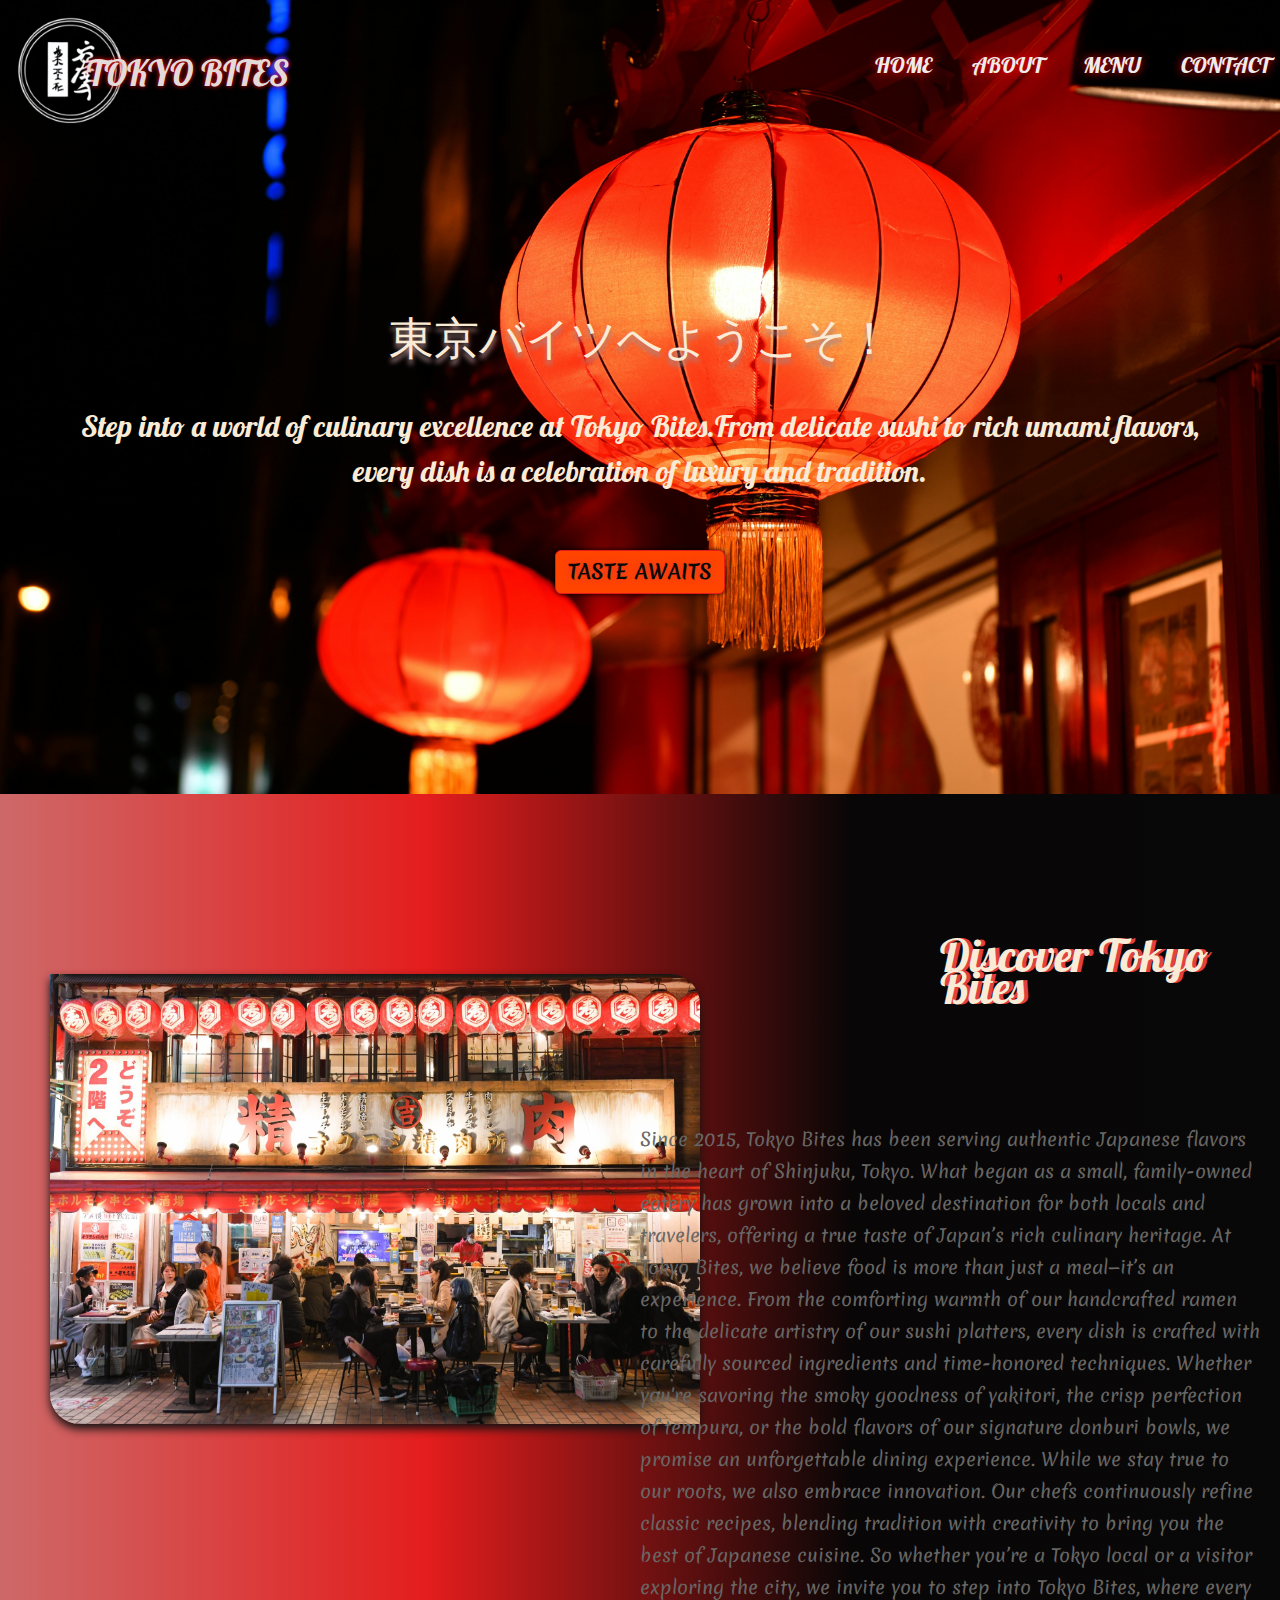
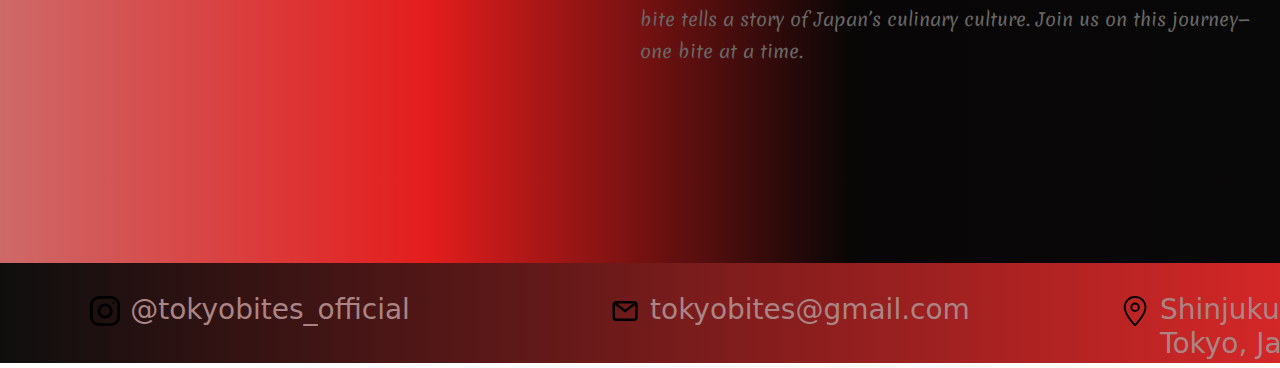
<file: index.html>
<!DOCTYPE html>
<html lang="en">

<head>
    <meta charset="UTF-8">
    <meta name="viewport" content="width=device-width, initial-scale=1.0">
    <title>Our Restaurant</title>
    <link rel="stylesheet" href="s1.css">
    <link href="https://cdn.jsdelivr.net/npm/bootstrap@5.3.3/dist/css/bootstrap.min.css" rel="stylesheet"
        integrity="sha384-QWTKZyjpPEjISv5WaRU9OFeRpok6YctnYmDr5pNlyT2bRjXh0JMhjY6hW+ALEwIH" crossorigin="anonymous">


</head>

<body>
    <header class="header">
        <img src="logo.png" class="corner" alt="mylogo">
        <h1 class="logo">TOKYO BITES</h1>
        <div class="navbar">
            <a href="">HOME</a>
            <a href="#about">ABOUT</a>
            <a href="menu.html">MENU</a>
            <a href="#contact">CONTACT</a>
        </div>
    </header>
    <div class="home">
        <h1>東京バイツへようこそ！</h1>
        <p class="second"> Step into a world of culinary excellence at Tokyo Bites.From delicate sushi to rich umami
            flavors,<br> every dish is a celebration of luxury and tradition.</p>
        <!-- <div class="btn"><a href=""><strong>TASTE AWAITS</strong></a></div> -->
        <a class="btn btn-outline-danger" href="menu.html" role="button"><strong>TASTE AWAITS</strong></a>

    </div>

    <section id="about">
        <div class="main">

            <div class="contain1">

                <img src="store2.jpeg" class="shop" alt="myshop">
            </div>
            <div class="contain2">
                <p class="fw-normal">Discover Tokyo Bites</p>
                <p>Since 2015, Tokyo Bites has been serving authentic Japanese flavors in the heart of Shinjuku, Tokyo.

                    What began as a small, family-owned eatery has grown into a beloved destination for both locals and
                    travelers, offering a true taste of Japan’s rich culinary heritage.

                    At Tokyo Bites, we believe food is more than just a meal—it’s an experience. From the comforting
                    warmth of our handcrafted ramen to the delicate artistry of our sushi platters, every dish is
                    crafted with carefully sourced ingredients and time-honored techniques. Whether you're savoring the
                    smoky goodness of yakitori, the crisp perfection of tempura, or the bold flavors of our signature
                    donburi bowls, we promise an unforgettable dining experience.

                    While we stay true to our roots, we also embrace innovation. Our chefs continuously refine classic
                    recipes, blending tradition with creativity to bring you the best of Japanese cuisine.

                    So whether you’re a Tokyo local or a visitor exploring the city, we invite you to step into Tokyo
                    Bites, where every bite tells a story of Japan’s culinary culture.

                    Join us on this journey—one bite at a time.</p>
            </div>

        </div>
   
        <div class="foot" id="contact">
            <footer>
                <div class="icon">
                    <svg class="insta" xmlns="http://www.w3.org/2000/svg" xml:space="preserve" viewBox="0 0 16 16"
                        id="instagram">
                        <path
                            d="M11 0H5a5 5 0 0 0-5 5v6a5 5 0 0 0 5 5h6a5 5 0 0 0 5-5V5a5 5 0 0 0-5-5zm3.5 11c0 1.93-1.57 3.5-3.5 3.5H5c-1.93 0-3.5-1.57-3.5-3.5V5c0-1.93 1.57-3.5 3.5-3.5h6c1.93 0 3.5 1.57 3.5 3.5v6z">
                        </path>
                        <path
                            d="M8 4a4 4 0 1 0 0 8 4 4 0 0 0 0-8zm0 6.5A2.503 2.503 0 0 1 5.5 8c0-1.379 1.122-2.5 2.5-2.5s2.5 1.121 2.5 2.5c0 1.378-1.122 2.5-2.5 2.5z">
                        </path>
                        <circle cx="12.3" cy="3.7" r=".533"></circle>
                    </svg>
                    <h3 class="insta1">@tokyobites_official </h3>

                    <svg class="email" xmlns="http://www.w3.org/2000/svg" viewBox="0 0 24 24" id="email">
                        <g>
                            <path
                                d="M19 4H5a3 3 0 0 0-3 3v10a3 3 0 0 0 3 3h14a3 3 0 0 0 3-3V7a3 3 0 0 0-3-3zm-.67 2L12 10.75 5.67 6zM19 18H5a1 1 0 0 1-1-1V7.25l7.4 5.55a1 1 0 0 0 .6.2 1 1 0 0 0 .6-.2L20 7.25V17a1 1 0 0 1-1 1z">
                            </path>
                        </g>
                    </svg>
                    <h3 class="email1">tokyobites@gmail.com</h3>


                    <svg class="local" xmlns="http://www.w3.org/2000/svg" viewBox="0 0 32 32" id="location-pin">
                        <path
                            d="M16,32a1,1,0,0,1-.707-.293C14.832,31.246,4,20.318,4,12a12,12,0,0,1,24,0c0,8.318-10.832,19.246-11.293,19.707A1,1,0,0,1,16,32ZM16,2A10.011,10.011,0,0,0,6,12c0,6.354,7.611,15,10,17.553C18.388,27,26,18.348,26,12A10.011,10.011,0,0,0,16,2Z">
                        </path>
                        <path d="M16,17a5,5,0,1,1,5-5A5.006,5.006,0,0,1,16,17Zm0-8a3,3,0,1,0,3,3A3,3,0,0,0,16,9Z">
                        </path>
                    </svg>
                    <h3 class="local1">Shinjuku, Tokyo, Japan</h3>
            </footer>
        </div>
    </section>
    
    <script src="https://cdn.jsdelivr.net/npm/bootstrap@5.3.3/dist/js/bootstrap.bundle.min.js"
        integrity="sha384-YvpcrYf0tY3lHB60NNkmXc5s9fDVZLESaAA55NDzOxhy9GkcIdslK1eN7N6jIeHz"
        crossorigin="anonymous"></script>

</body>

</html>
</file>
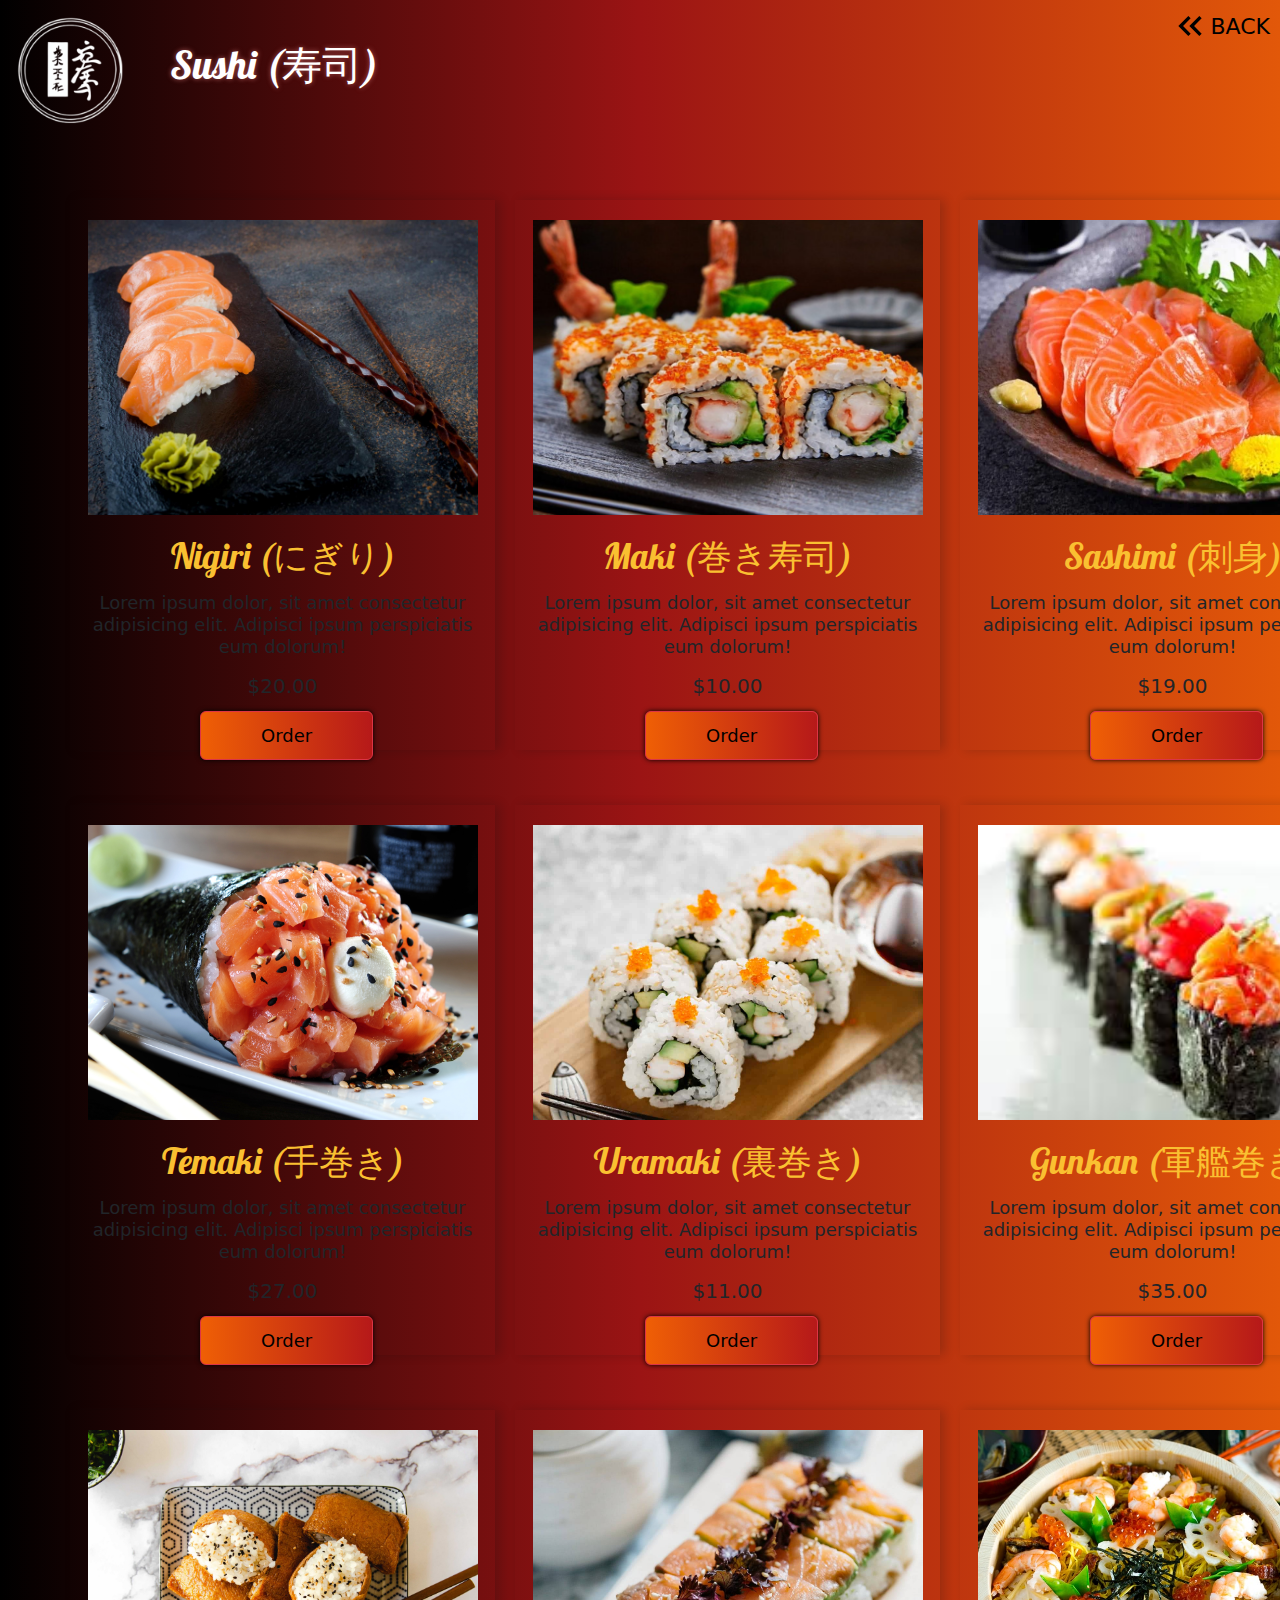
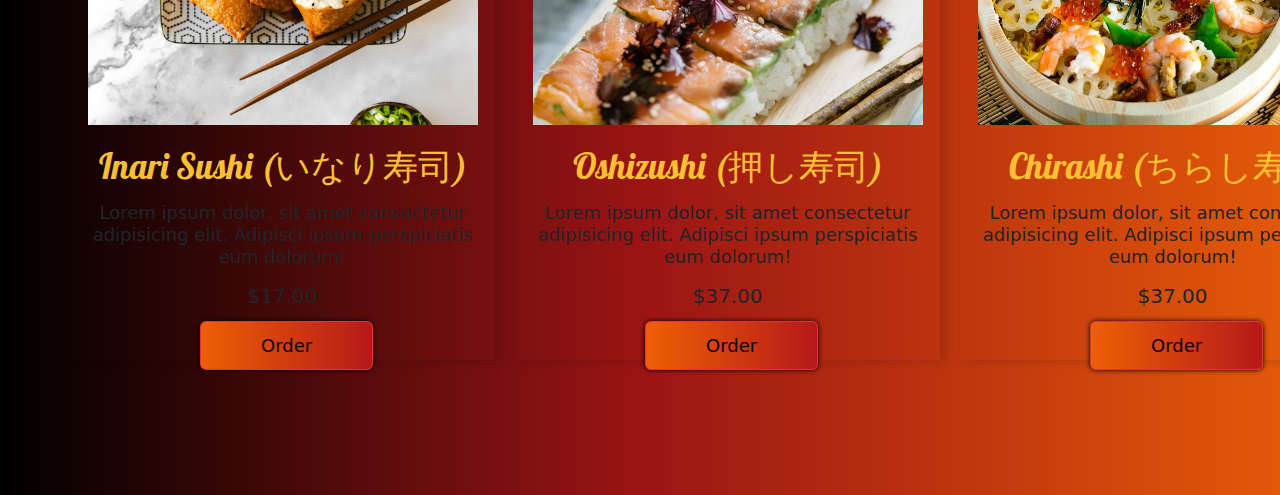
<file: food1.html>
<!DOCTYPE html>
<html lang="en">

<head>
    <meta charset="UTF-8">
    <meta name="viewport" content="width=device-width, initial-scale=1.0">
    <title>Sushi</title>
    <link href="https://cdn.jsdelivr.net/npm/bootstrap@5.3.3/dist/css/bootstrap.min.css" rel="stylesheet"
        integrity="sha384-QWTKZyjpPEjISv5WaRU9OFeRpok6YctnYmDr5pNlyT2bRjXh0JMhjY6hW+ALEwIH" crossorigin="anonymous">
</head>

<body>

    <style>
        @import url('https://fonts.googleapis.com/css2?family=Playwrite+IN:wght@100..400&display=swap');
        @import url('https://fonts.googleapis.com/css2?family=Merienda:wght@300..900&display=swap');
        @import url('https://fonts.googleapis.com/css2?family=Lobster&display=swap');

        * {
            margin: 0;
            padding: 0;
            box-sizing: border-box;
        }

        body {
            background: linear-gradient(to right, black, rgb(155, 20, 20), rgb(226, 88, 9));
        }

        .back a{
            text-decoration: none;
            color: black;
            font-size: 22px;
            margin-top: -10px;
        }
        .back svg{
            margin-top: -5px;
            
        }

        .corner {
            margin-left: -40px;
            margin-top: -40px;
            width: 200px;
            height: 200px;
        }

        .header {
            top: 0;
            left: 0;
            width: 100%;
            height: 100px;
            padding: 10px;
            display: flex;
            justify-content: space-between;
            background-color: transparent;
        }

        .logo {
            font-family: "Lobster", serif;
            font-size: 40px;
            color: white;
            text-shadow: 0 0 5px rgb(168, 84, 84);
            margin-top: 30px;
            margin-right: auto;
        }

        .menu {
            width: 100%;
            padding: 100px 0;
        }

        .menu .menu_box {
            width: 95%;
            margin-left: 70px;
            display: grid;
            grid-template-columns: 1fr 1fr 1fr ;
            grid-gap: 20px;
        }

        .menu .menu_box .menu_card {
            width: 425px;
            height: 550px;
            padding-top: 10px;
            margin-bottom: 35px;
            box-shadow: 5px 0 10px rgba(19, 15, 15, 0.2);
        }

        .menu .menu_box .menu_card .menu_image {
            width: 390px;
            height: 295px;
            margin: 10px auto;
            overflow: hidden;
        }

        .menu .menu_box .menu_card .menu_image img {
            width: 100%;
            height: 100%;
            object-fit: cover;
        }

        .menu .menu_box .menu_card .menu_info h2 {
            text-align: center;
            font-size: 35px;
            font-family: "Lobster", serif;
            color: #fac031;
            margin-top: 20px;
        }

        .menu .menu_box .menu_card .menu_info p {
            text-align: center;
            margin-top: 15px;
            line-height: 22px;
            font-size: 18px;
        }

        .menu .menu_box .menu_card .menu_info h3 {
            text-align: center;
            margin-top: 10px;
            font-size: 20px;
        }
        .menu .menu_box .menu_card .menu_info .btn-danger{
            padding: 10px 60px;
            margin-left: 130px;
            margin-top: 5px;
            background: linear-gradient(to right,rgb(239, 95, 5),rgb(182, 25, 25));
            color: black;
            box-shadow: 0 0 5px black;
            font-size: 18px;
        }
    </style>

    <header class="header">
        <img src="logo.png" class="corner" alt="mylogo">
        <h1 class="logo">Sushi (寿司)</h1>
        <div class="back">
            <a href="menu.html"><svg xmlns="http://www.w3.org/2000/svg" height="40px" viewBox="0 -960 960 960"
                width="40px" fill="#e8eaed --- icon"> 
                <path
                    d="M440-240 200-480l240-240 56 56-183 184 183 184-56 56Zm264 0L464-480l240-240 56 56-183 184 183 184-56 56Z" />
            </svg>BACK</a>
        </div>
    </header>

    <div class="menu">
        <div class="menu_box">
            <div class="menu_card">
                <div class="menu_image">
                    <img src="a1.jpg" alt="">
                </div>
                <div class="menu_info">
                    <h2>Nigiri (にぎり)</h2>
                    <p>Lorem ipsum dolor, sit amet consectetur adipisicing elit. Adipisci ipsum perspiciatis eum dolorum!
                    </p>
                    <h3>$20.00</h3>
                    <button type="button" class="btn btn-danger">Order</button>
                </div>
            </div>

            <div class="menu_card">
                <div class="menu_image">
                    <img src="a2.jpg" alt="">
                </div>
                <div class="menu_info">
                    <h2>Maki (巻き寿司)</h2>
                    <p>Lorem ipsum dolor, sit amet consectetur adipisicing elit. Adipisci ipsum perspiciatis eum dolorum!
                    </p>
                    <h3>$10.00</h3>
                    <button type="button" class="btn btn-danger">Order</button>
                </div>
            </div>

            <div class="menu_card">
                <div class="menu_image">
                    <img src="a3.jpg" alt="">
                </div>
                <div class="menu_info">
                    <h2>Sashimi (刺身)</h2>
                    <p>Lorem ipsum dolor, sit amet consectetur adipisicing elit. Adipisci ipsum perspiciatis eum dolorum!
                    </p>
                    <h3>$19.00</h3>
                    <button type="button" class="btn btn-danger">Order</button>
                </div>
            </div>

            <div class="menu_card">
                <div class="menu_image">
                    <img src="a4.jpg" alt="">
                </div>
                <div class="menu_info">
                    <h2>Temaki (手巻き)</h2>
                    <p>Lorem ipsum dolor, sit amet consectetur adipisicing elit. Adipisci ipsum perspiciatis eum dolorum!
                    </p>
                    <h3>$27.00</h3>
                    <button type="button" class="btn btn-danger">Order</button>
                </div>
            </div>

            <div class="menu_card">
                <div class="menu_image">
                    <img src="a5.jpg" alt="">
                </div>
                <div class="menu_info">
                    <h2>Uramaki (裏巻き)</h2>
                    <p>Lorem ipsum dolor, sit amet consectetur adipisicing elit. Adipisci ipsum perspiciatis eum dolorum!
                    </p>
                    <h3>$11.00</h3>
                    <button type="button" class="btn btn-danger">Order</button>
                </div>
            </div>

            <div class="menu_card">
                <div class="menu_image">
                    <img src="a6.jpg" alt="">
                </div>
                <div class="menu_info">
                    <h2>Gunkan (軍艦巻き)</h2>
                    <p>Lorem ipsum dolor, sit amet consectetur adipisicing elit. Adipisci ipsum perspiciatis eum dolorum!
                    </p>
                    <h3>$35.00</h3>
                    <button type="button" class="btn btn-danger">Order</button>
                </div>
            </div>

            <div class="menu_card">
                <div class="menu_image">
                    <img src="a7.jpg" alt="">
                </div>
                <div class="menu_info">
                    <h2>Inari Sushi (いなり寿司)</h2>
                    <p>Lorem ipsum dolor, sit amet consectetur adipisicing elit. Adipisci ipsum perspiciatis eum dolorum!
                    </p>
                    <h3>$17.00</h3>
                    <button type="button" class="btn btn-danger">Order</button>
                </div>
            </div>

            <div class="menu_card">
                <div class="menu_image">
                    <img src="a8.jpg" alt="">
                </div>
                <div class="menu_info">
                    <h2>Oshizushi (押し寿司)</h2>
                    <p>Lorem ipsum dolor, sit amet consectetur adipisicing elit. Adipisci ipsum perspiciatis eum dolorum!
                    </p>
                    <h3>$37.00</h3>
                    <button type="button" class="btn btn-danger">Order</button>
                </div>
            </div>

            <div class="menu_card">
                <div class="menu_image">
                    <img src="a9.jpg" alt="">
                </div>
                <div class="menu_info">
                    <h2>Chirashi (ちらし寿司)</h2>
                    <p>Lorem ipsum dolor, sit amet consectetur adipisicing elit. Adipisci ipsum perspiciatis eum dolorum!
                    </p>
                    <h3>$37.00</h3>
                    <button type="button" class="btn btn-danger">Order</button>
                </div>
            </div>
        </div>
    </div>
</body>

</html>
</file>
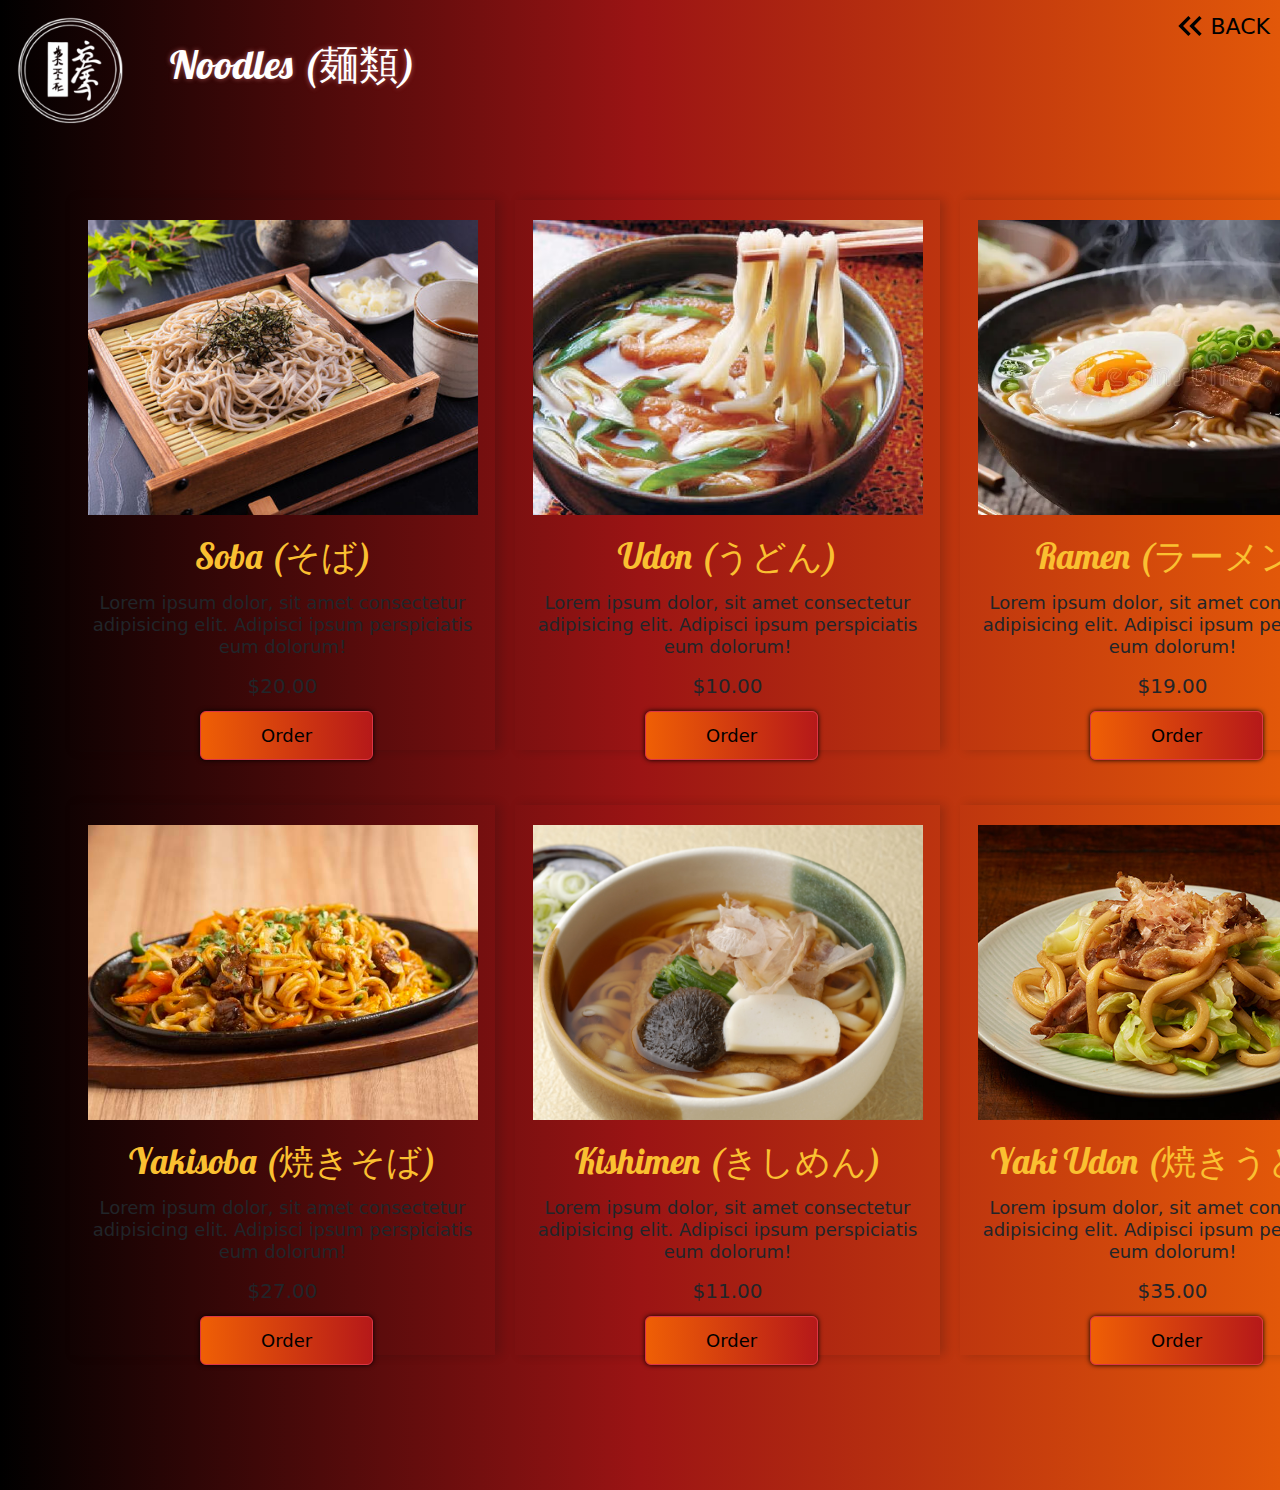
<file: food2.html>
<!DOCTYPE html>
<html lang="en">

<head>
    <meta charset="UTF-8">
    <meta name="viewport" content="width=device-width, initial-scale=1.0">
    <title>Noodles</title>
    <link href="https://cdn.jsdelivr.net/npm/bootstrap@5.3.3/dist/css/bootstrap.min.css" rel="stylesheet"
        integrity="sha384-QWTKZyjpPEjISv5WaRU9OFeRpok6YctnYmDr5pNlyT2bRjXh0JMhjY6hW+ALEwIH" crossorigin="anonymous">
</head>

<body>

    <style>
        @import url('https://fonts.googleapis.com/css2?family=Playwrite+IN:wght@100..400&display=swap');
        @import url('https://fonts.googleapis.com/css2?family=Merienda:wght@300..900&display=swap');
        @import url('https://fonts.googleapis.com/css2?family=Lobster&display=swap');

        * {
            margin: 0;
            padding: 0;
            box-sizing: border-box;
        }

        body {
            background: linear-gradient(to right, black, rgb(155, 20, 20), rgb(226, 88, 9));

        }

        @media (max-width: 768px) {
            .menu_info h2 {
                font-size: 24px;
            }
            .menu_info p {
                font-size: 14px;
            }
            .btn-danger {
                font-size: 16px;
            }
        }

        @media (max-width: 576px) {
            .logo {
                font-size: 30px;
            }
        }
        .back a{
            text-decoration: none;
            color: black;
            font-size: 22px;
            margin-top: -10px;
            
        }
        .back svg{
            margin-top: -5px;
        }

        .corner {
            margin-left: -40px;
            margin-top: -40px;
            width: 200px;
            height: 200px;

        }

        .header {
            top: 0;
            left: 0;
            width: 100%;
            height: 100px;
            padding: 10px;
            display: flex;
            justify-content: space-between;
            background-color: transparent;
        }

        .logo {
            font-family: "Lobster", serif;
            font-size: 40px;
            color: white;
            text-shadow: 0 0 5px rgb(168, 84, 84);
            margin-top: 30px;
            margin-right: auto;
        }

        .menu {
            width: 100%;
            padding: 100px 0;
        }

        .menu .menu_box {
            width: 95%;
            margin-left: 70px;
            display: grid;
            grid-template-columns: 1fr 1fr 1fr ;
            grid-gap: 20px;
        }

        .menu .menu_box .menu_card {
            width: 425px;
            height: 550px;
            padding-top: 10px;
            margin-bottom: 35px;
            box-shadow: 5px 0 10px rgba(19, 15, 15, 0.2);

        }

        .menu .menu_box .menu_card .menu_image {
            width: 390px;
            height: 295px;
            margin: 10px auto;
            overflow: hidden;
        }

        .menu .menu_box .menu_card .menu_image img {
            width: 100%;
            height: 100%;
            object-fit: cover;
            /* object-position: center; */
            
        }



        .menu .menu_box .menu_card .menu_info h2 {
            text-align: center;
            font-size: 35px;
            font-family: "Lobster", serif;
            color: #fac031;
            margin-top: 20px;
        }

        .menu .menu_box .menu_card .menu_info p {
            text-align: center;
            margin-top: 15px;
            line-height: 22px;
            font-size: 18px;

        }

        .menu .menu_box .menu_card .menu_info h3 {
            text-align: center;
            margin-top: 10px;
            font-size: 20px;
        }
        .menu .menu_box .menu_card .menu_info .btn-danger{
            padding: 10px 60px;
            margin-left: 130px;
            margin-top: 5px;
            background: linear-gradient(to right,rgb(239, 95, 5),rgb(182, 25, 25));
            color: black;
            box-shadow: 0 0 5px black;
            font-size: 18px;
        }


        
    </style>

    <header class="header">
        <!-- <h1 class="logo"><abbr title="東京の味">Tokyo Bites</abbr></h1> -->
        <img src="logo.png" class="corner" alt="mylogo">
        <h1 class="logo"> Noodles (麺類)</h1>
        <div class="back">
            <a href="menu.html"><svg xmlns="http://www.w3.org/2000/svg" height="40px" viewBox="0 -960 960 960"
                    width="40px" fill="#e8eaed --- icon"> 
                    <path
                        d="M440-240 200-480l240-240 56 56-183 184 183 184-56 56Zm264 0L464-480l240-240 56 56-183 184 183 184-56 56Z" />
                </svg>BACK</a>
        </div>
    </header>

    <div class="menu">

        <div class="menu_box">
            <div class="menu_card">
                <div class="menu_image">
                    <img src="b1.jpg" alt="">
                </div>

                <div class="menu_info">
                    <h2>Soba (そば)</h2>
                    <p>Lorem ipsum dolor, sit amet consectetur adipisicing elit. Adipisci ipsum perspiciatis eum
                        dolorum!
                    </p>
                    <h3>$20.00</h3>
                    <button type="button" class="btn btn-danger">Order</button>

                </div>
            </div>

            <div class="menu_card">
                <div class="menu_image">
                    <img src="b2.jpg" alt="">
                </div>

                <div class="menu_info">
                    <h2>Udon (うどん)</h2>
                    <p>Lorem ipsum dolor, sit amet consectetur adipisicing elit. Adipisci ipsum perspiciatis eum
                        dolorum!

                    </p>

                    <h3>$10.00</h3>

                    <button type="button" class="btn btn-danger">Order</button>
                </div>
            </div>

            <div class="menu_card">
                <div class="menu_image">
                    <img src="b3.jpg" alt="">
                </div>

                <div class="menu_info">
                    <h2>Ramen (ラーメン)</h2>
                    <p>Lorem ipsum dolor, sit amet consectetur adipisicing elit. Adipisci ipsum perspiciatis eum
                        dolorum!

                    </p>

                    <h3>$19.00</h3>
                    <button type="button" class="btn btn-danger">Order</button>
                </div>
            </div>

            <div class="menu_card">
                <div class="menu_image">
                    <img src="b4.jpeg" alt="">
                </div>
                <div class="menu_info">
                    <h2>Yakisoba (焼きそば)</h2>
                    <p>Lorem ipsum dolor, sit amet consectetur adipisicing elit. Adipisci ipsum perspiciatis eum
                        dolorum!

                    </p>

                    <h3>$27.00</h3>

                    <button type="button" class="btn btn-danger">Order</button>
                </div>
            </div>

            <div class="menu_card">
                <div class="menu_image">
                    <img src="b5.jpg" alt="">
                </div>

                <div class="small_card">

                </div>

                <div class="menu_info">
                    <h2>Kishimen (きしめん)</h2>
                    <p>Lorem ipsum dolor, sit amet consectetur adipisicing elit. Adipisci ipsum perspiciatis eum
                        dolorum!

                    </p>

                    <h3>$11.00</h3>

                    <button type="button" class="btn btn-danger">Order</button>
                </div>
            </div>

            <div class="menu_card">
                <div class="menu_image">
                    <img src="b6.jpg" alt="">
                </div>

                <div class="menu_info">
                    <h2>Yaki Udon (焼きうどん)</h2>
                    <p>Lorem ipsum dolor, sit amet consectetur adipisicing elit. Adipisci ipsum perspiciatis eum
                        dolorum!

                    </p>

                    <h3>$35.00</h3>

                    <button type="button" class="btn btn-danger">Order</button>
                </div>
            </div>

            
            
        </div>


    </div>

</body>

</html>
</file>
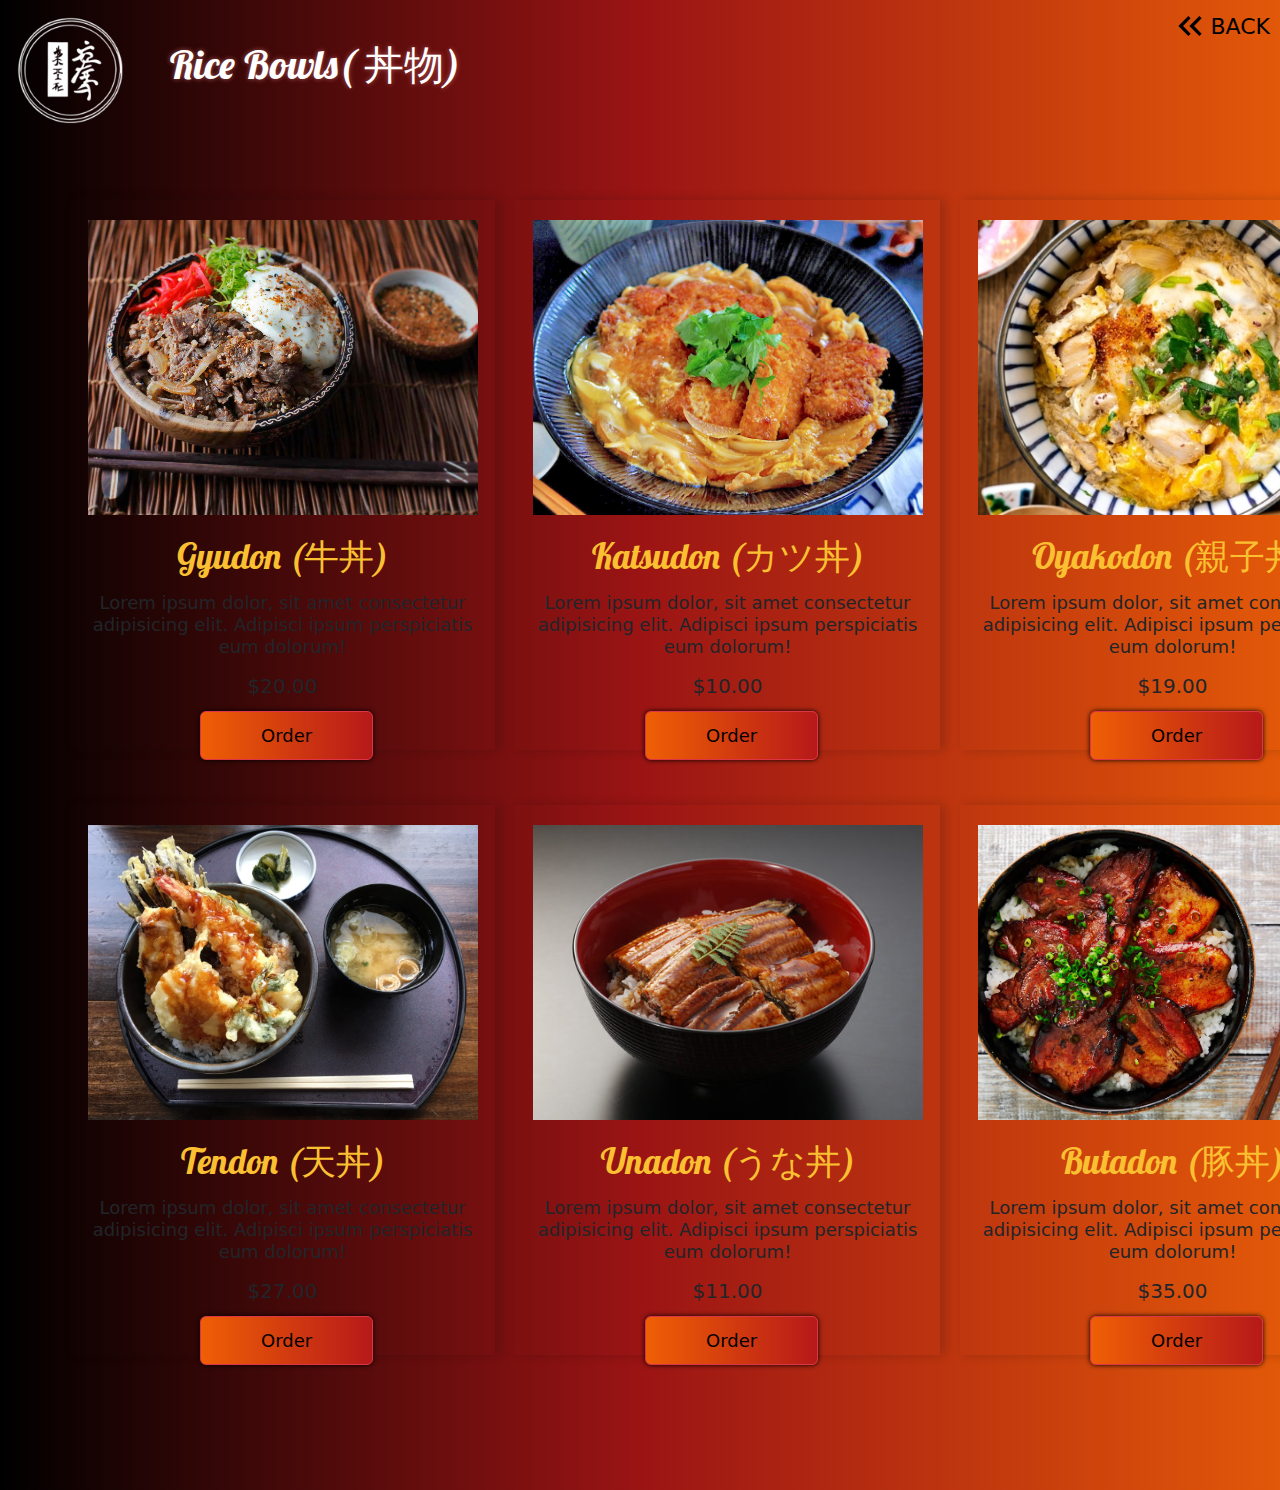
<file: food3.html>
<!DOCTYPE html>
<html lang="en">

<head>
    <meta charset="UTF-8">
    <meta name="viewport" content="width=device-width, initial-scale=1.0">
    <title>Rice Bowl</title>
    <link href="https://cdn.jsdelivr.net/npm/bootstrap@5.3.3/dist/css/bootstrap.min.css" rel="stylesheet"
        integrity="sha384-QWTKZyjpPEjISv5WaRU9OFeRpok6YctnYmDr5pNlyT2bRjXh0JMhjY6hW+ALEwIH" crossorigin="anonymous">
</head>

<body>

    <style>
        @import url('https://fonts.googleapis.com/css2?family=Playwrite+IN:wght@100..400&display=swap');
        @import url('https://fonts.googleapis.com/css2?family=Merienda:wght@300..900&display=swap');
        @import url('https://fonts.googleapis.com/css2?family=Lobster&display=swap');

        * {
            margin: 0;
            padding: 0;
            box-sizing: border-box;
        }

        body {
            background: linear-gradient(to right, black, rgb(155, 20, 20), rgb(226, 88, 9));

        }

        .back a{
            text-decoration: none;
            color: black;
            font-size: 22px;
            margin-top: -10px;
            
        }
        .back svg{
            margin-top: -5px;
        }

        .corner {
            margin-left: -40px;
            margin-top: -40px;
            width: 200px;
            height: 200px;

        }

        .header {
            top: 0;
            left: 0;
            width: 100%;
            height: 100px;
            padding: 10px;
            display: flex;
            justify-content: space-between;
            background-color: transparent;
        }

        .logo {
            font-family: "Lobster", serif;
            font-size: 40px;
            color: white;
            text-shadow: 0 0 5px rgb(168, 84, 84);
            margin-top: 30px;
            margin-right: auto;
        }

        .menu {
            width: 100%;
            padding: 100px 0;
        }

        .menu .menu_box {
            width: 95%;
            margin-left: 70px;
            display: grid;
            grid-template-columns: 1fr 1fr 1fr ;
            grid-gap: 20px;
        }

        .menu .menu_box .menu_card {
            width: 425px;
            height: 550px;
            padding-top: 10px;
            margin-bottom: 35px;
            box-shadow: 5px 0 10px rgba(19, 15, 15, 0.2);

        }

        .menu .menu_box .menu_card .menu_image {
            width: 390px;
            height: 295px;
            margin: 10px auto;
            overflow: hidden;
        }

        .menu .menu_box .menu_card .menu_image img {
            width: 100%;
            height: 100%;
            object-fit: cover;
            /* object-position: center; */
            
        }



        .menu .menu_box .menu_card .menu_info h2 {
            text-align: center;
            font-size: 35px;
            font-family: "Lobster", serif;
            color: #fac031;
            margin-top: 20px;
        }

        .menu .menu_box .menu_card .menu_info p {
            text-align: center;
            margin-top: 15px;
            line-height: 22px;
            font-size: 18px;

        }

        .menu .menu_box .menu_card .menu_info h3 {
            text-align: center;
            margin-top: 10px;
            font-size: 20px;
        }
        .menu .menu_box .menu_card .menu_info .btn-danger{
            padding: 10px 60px;
            margin-left: 130px;
            margin-top: 5px;
            background: linear-gradient(to right,rgb(239, 95, 5),rgb(182, 25, 25));
            color: black;
            box-shadow: 0 0 5px black;
            font-size: 18px;
        }


        
    </style>

    <header class="header">
        <!-- <h1 class="logo"><abbr title="東京の味">Tokyo Bites</abbr></h1> -->
        <img src="logo.png" class="corner" alt="mylogo">
        <h1 class="logo"> Rice Bowls( 丼物)</h1>
        <div class="back">
            <a href="menu.html"><svg xmlns="http://www.w3.org/2000/svg" height="40px" viewBox="0 -960 960 960"
                    width="40px" fill="#e8eaed --- icon"> 
                    <path
                        d="M440-240 200-480l240-240 56 56-183 184 183 184-56 56Zm264 0L464-480l240-240 56 56-183 184 183 184-56 56Z" />
                </svg>BACK</a>
        </div>
    </header>

    <div class="menu">

        <div class="menu_box">
            <div class="menu_card">
                <div class="menu_image">
                    <img src="c1.jpg" alt="">
                </div>

                <div class="menu_info">
                    <h2>Gyudon (牛丼)</h2>
                    <p>Lorem ipsum dolor, sit amet consectetur adipisicing elit. Adipisci ipsum perspiciatis eum
                        dolorum!
                    </p>
                    <h3>$20.00</h3>
                    <button type="button" class="btn btn-danger">Order</button>

                </div>
            </div>

            <div class="menu_card">
                <div class="menu_image">
                    <img src="c2.jpg" alt="">
                </div>

                <div class="menu_info">
                    <h2>Katsudon (カツ丼)</h2>
                    <p>Lorem ipsum dolor, sit amet consectetur adipisicing elit. Adipisci ipsum perspiciatis eum
                        dolorum!

                    </p>

                    <h3>$10.00</h3>

                    <button type="button" class="btn btn-danger">Order</button>
                </div>
            </div>

            <div class="menu_card">
                <div class="menu_image">
                    <img src="c3.jpg" alt="">
                </div>

                <div class="menu_info">
                    <h2>Oyakodon (親子丼)</h2>
                    <p>Lorem ipsum dolor, sit amet consectetur adipisicing elit. Adipisci ipsum perspiciatis eum
                        dolorum!

                    </p>

                    <h3>$19.00</h3>
                    <button type="button" class="btn btn-danger">Order</button>
                </div>
            </div>

            <div class="menu_card">
                <div class="menu_image">
                    <img src="c4.jpg" alt="">
                </div>
                <div class="menu_info">
                    <h2>Tendon (天丼)</h2>
                    <p>Lorem ipsum dolor, sit amet consectetur adipisicing elit. Adipisci ipsum perspiciatis eum
                        dolorum!

                    </p>

                    <h3>$27.00</h3>

                    <button type="button" class="btn btn-danger">Order</button>
                </div>
            </div>

            <div class="menu_card">
                <div class="menu_image">
                    <img src="c5.jpg" alt="">
                </div>

                <div class="menu_info">
                    <h2>Unadon (うな丼)</h2>
                    <p>Lorem ipsum dolor, sit amet consectetur adipisicing elit. Adipisci ipsum perspiciatis eum
                        dolorum!

                    </p>

                    <h3>$11.00</h3>

                    <button type="button" class="btn btn-danger">Order</button>
                </div>
            </div>

            <div class="menu_card">
                <div class="menu_image">
                    <img src="c6.jpg" alt="">
                </div>

                <div class="menu_info">
                    <h2>Butadon (豚丼) </h2>
                    <p>Lorem ipsum dolor, sit amet consectetur adipisicing elit. Adipisci ipsum perspiciatis eum
                        dolorum!

                    </p>

                    <h3>$35.00</h3>

                    <button type="button" class="btn btn-danger">Order</button>
                </div>
            </div>

            
            
        </div>


    </div>

</body>

</html>
</file>
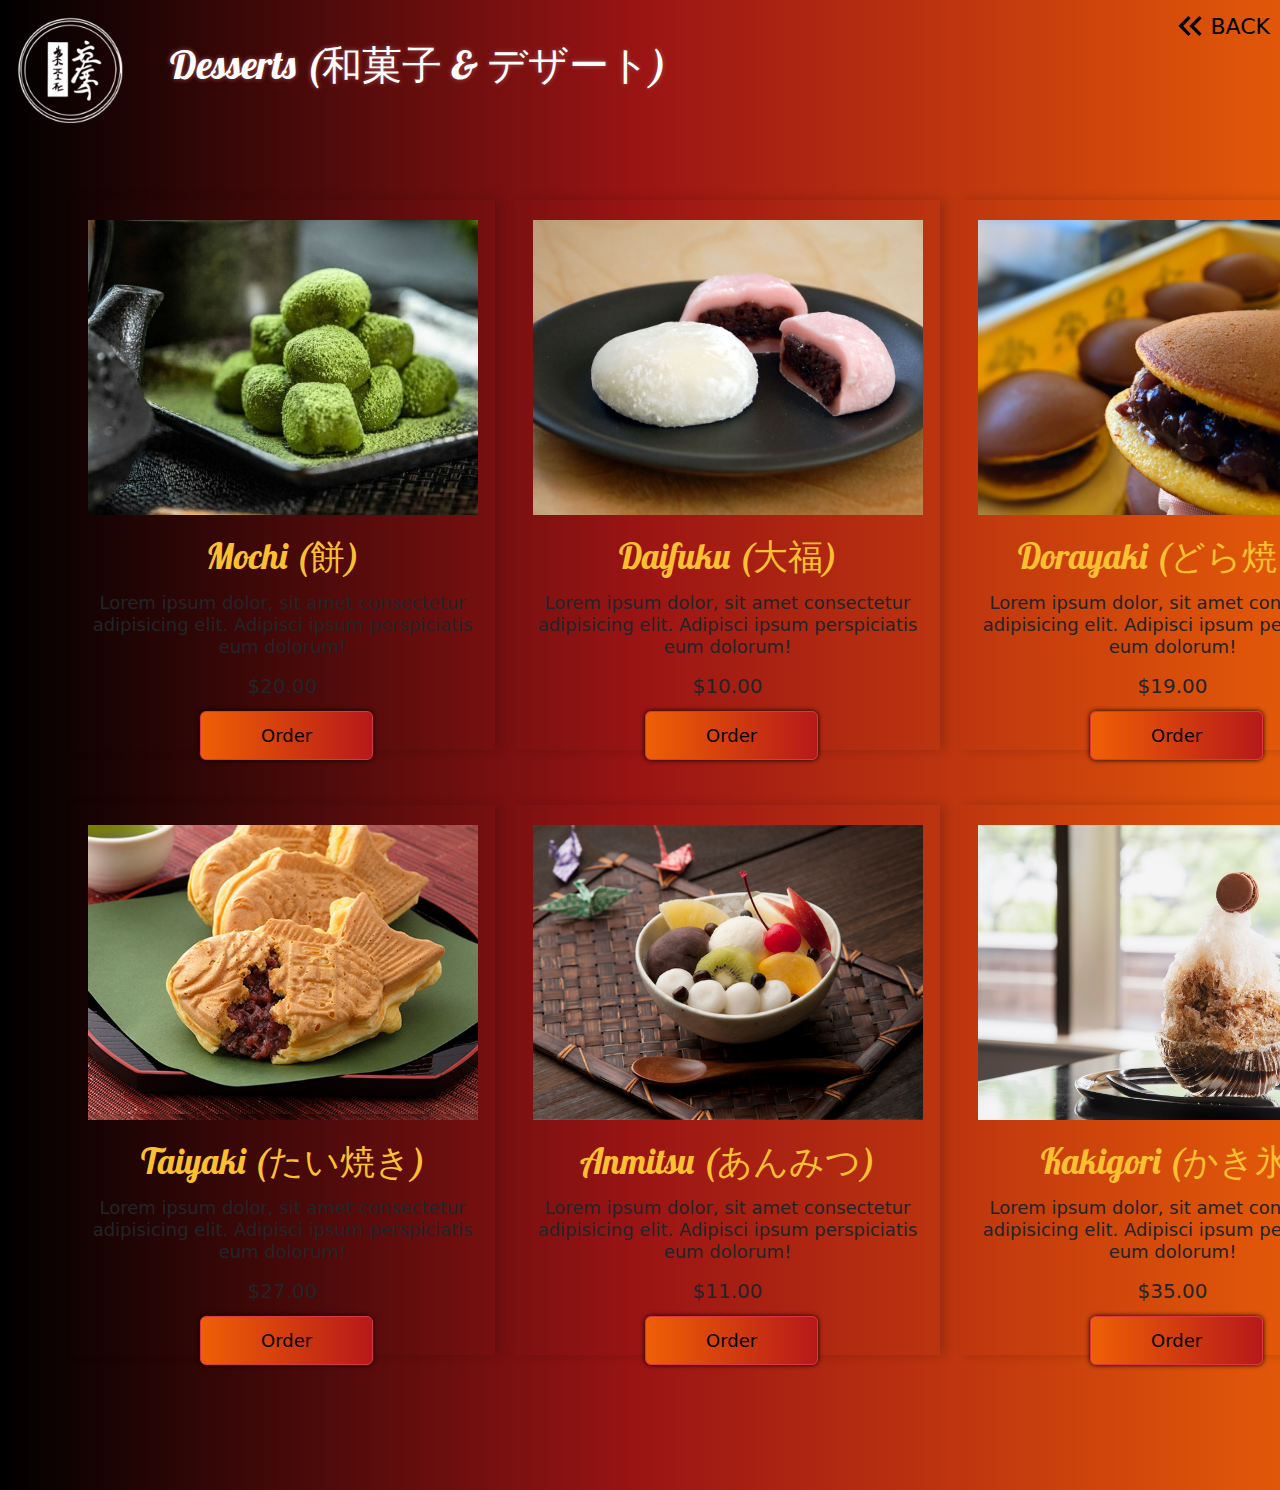
<file: food5.html>
<!DOCTYPE html>
<html lang="en">

<head>
    <meta charset="UTF-8">
    <meta name="viewport" content="width=device-width, initial-scale=1.0">
    <title>Desserts</title>
    <link href="https://cdn.jsdelivr.net/npm/bootstrap@5.3.3/dist/css/bootstrap.min.css" rel="stylesheet"
        integrity="sha384-QWTKZyjpPEjISv5WaRU9OFeRpok6YctnYmDr5pNlyT2bRjXh0JMhjY6hW+ALEwIH" crossorigin="anonymous">
</head>

<body>

    <style>
        @import url('https://fonts.googleapis.com/css2?family=Playwrite+IN:wght@100..400&display=swap');
        @import url('https://fonts.googleapis.com/css2?family=Merienda:wght@300..900&display=swap');
        @import url('https://fonts.googleapis.com/css2?family=Lobster&display=swap');

        * {
            margin: 0;
            padding: 0;
            box-sizing: border-box;
        }

        body {
            background: linear-gradient(to right, black, rgb(155, 20, 20), rgb(226, 88, 9));

        }

        .back a{
            text-decoration: none;
            color: black;
            font-size: 22px;
            margin-top: -10px;
            
        }
        .back svg{
            margin-top: -5px;
        }

        .corner {
            margin-left: -40px;
            margin-top: -40px;
            width: 200px;
            height: 200px;

        }

        .header {
            top: 0;
            left: 0;
            width: 100%;
            height: 100px;
            padding: 10px;
            display: flex;
            justify-content: space-between;
            background-color: transparent;
        }

        .logo {
            font-family: "Lobster", serif;
            font-size: 40px;
            color: white;
            text-shadow: 0 0 5px rgb(168, 84, 84);
            margin-top: 30px;
            margin-right: auto;
        }

        .menu {
            width: 100%;
            padding: 100px 0;
        }

        .menu .menu_box {
            width: 95%;
            margin-left: 70px;
            display: grid;
            grid-template-columns: 1fr 1fr 1fr ;
            grid-gap: 20px;
        }

        .menu .menu_box .menu_card {
            width: 425px;
            height: 550px;
            padding-top: 10px;
            margin-bottom: 35px;
            box-shadow: 5px 0 10px rgba(19, 15, 15, 0.2);

        }

        .menu .menu_box .menu_card .menu_image {
            width: 390px;
            height: 295px;
            margin: 10px auto;
            overflow: hidden;
        }

        .menu .menu_box .menu_card .menu_image img {
            width: 100%;
            height: 100%;
            object-fit: cover;
            /* object-position: center; */
            
        }



        .menu .menu_box .menu_card .menu_info h2 {
            text-align: center;
            font-size: 35px;
            font-family: "Lobster", serif;
            color: #fac031;
            margin-top: 20px;
        }

        .menu .menu_box .menu_card .menu_info p {
            text-align: center;
            margin-top: 15px;
            line-height: 22px;
            font-size: 18px;

        }

        .menu .menu_box .menu_card .menu_info h3 {
            text-align: center;
            margin-top: 10px;
            font-size: 20px;
        }
        .menu .menu_box .menu_card .menu_info .btn-danger{
            padding: 10px 60px;
            margin-left: 130px;
            margin-top: 5px;
            background: linear-gradient(to right,rgb(239, 95, 5),rgb(182, 25, 25));
            color: black;
            box-shadow: 0 0 5px black;
            font-size: 18px;
        }


        
    </style>

    <header class="header">
        <!-- <h1 class="logo"><abbr title="東京の味">Tokyo Bites</abbr></h1> -->
        <img src="logo.png" class="corner" alt="mylogo">
        <h1 class="logo">Desserts (和菓子 & デザート)</h1>
        <div class="back">
            <a href="menu.html"><svg xmlns="http://www.w3.org/2000/svg" height="40px" viewBox="0 -960 960 960"
                    width="40px" fill="#e8eaed --- icon"> 
                    <path
                        d="M440-240 200-480l240-240 56 56-183 184 183 184-56 56Zm264 0L464-480l240-240 56 56-183 184 183 184-56 56Z" />
                </svg>BACK</a>
        </div>
    </header>

    <div class="menu">

        <div class="menu_box">
            <div class="menu_card">
                <div class="menu_image">
                    <img src="m1.jpg" alt="">
                </div>

                <div class="menu_info">
                    <h2>Mochi (餅) </h2>
                    <p>Lorem ipsum dolor, sit amet consectetur adipisicing elit. Adipisci ipsum perspiciatis eum
                        dolorum!
                    </p>
                    <h3>$20.00</h3>
                    <button type="button" class="btn btn-danger">Order</button>

                </div>
            </div>

            <div class="menu_card">
                <div class="menu_image">
                    <img src="m2.jpg" alt="">
                </div>

                <div class="menu_info">
                    <h2>Daifuku (大福)</h2>
                    <p>Lorem ipsum dolor, sit amet consectetur adipisicing elit. Adipisci ipsum perspiciatis eum
                        dolorum!

                    </p>

                    <h3>$10.00</h3>

                    <button type="button" class="btn btn-danger">Order</button>
                </div>
            </div>

            <div class="menu_card">
                <div class="menu_image">
                    <img src="m3.jpg" alt="">
                </div>

                <div class="menu_info">
                    <h2>Dorayaki (どら焼き)</h2>
                    <p>Lorem ipsum dolor, sit amet consectetur adipisicing elit. Adipisci ipsum perspiciatis eum
                        dolorum!

                    </p>

                    <h3>$19.00</h3>
                    <button type="button" class="btn btn-danger">Order</button>
                </div>
            </div>

            <div class="menu_card">
                <div class="menu_image">
                    <img src="m4.jpg" alt="">
                </div>
                <div class="menu_info">
                    <h2>Taiyaki (たい焼き)</h2>
                    <p>Lorem ipsum dolor, sit amet consectetur adipisicing elit. Adipisci ipsum perspiciatis eum
                        dolorum!

                    </p>

                    <h3>$27.00</h3>

                    <button type="button" class="btn btn-danger">Order</button>
                </div>
            </div>

            <div class="menu_card">
                <div class="menu_image">
                    <img src="m5.jpg" alt="">
                </div>

                <div class="menu_info">
                    <h2>Anmitsu (あんみつ) </h2>
                    <p>Lorem ipsum dolor, sit amet consectetur adipisicing elit. Adipisci ipsum perspiciatis eum
                        dolorum!

                    </p>

                    <h3>$11.00</h3>

                    <button type="button" class="btn btn-danger">Order</button>
                </div>
            </div>

            <div class="menu_card">
                <div class="menu_image">
                    <img src="m6.jpg" alt="">
                </div>

                <div class="menu_info">
                    <h2>Kakigori (かき氷)</h2>
                    <p>Lorem ipsum dolor, sit amet consectetur adipisicing elit. Adipisci ipsum perspiciatis eum
                        dolorum!

                    </p>

                    <h3>$35.00</h3>

                    <button type="button" class="btn btn-danger">Order</button>
                </div>
            </div>

            
            
        </div>


    </div>

</body>

</html>
</file>
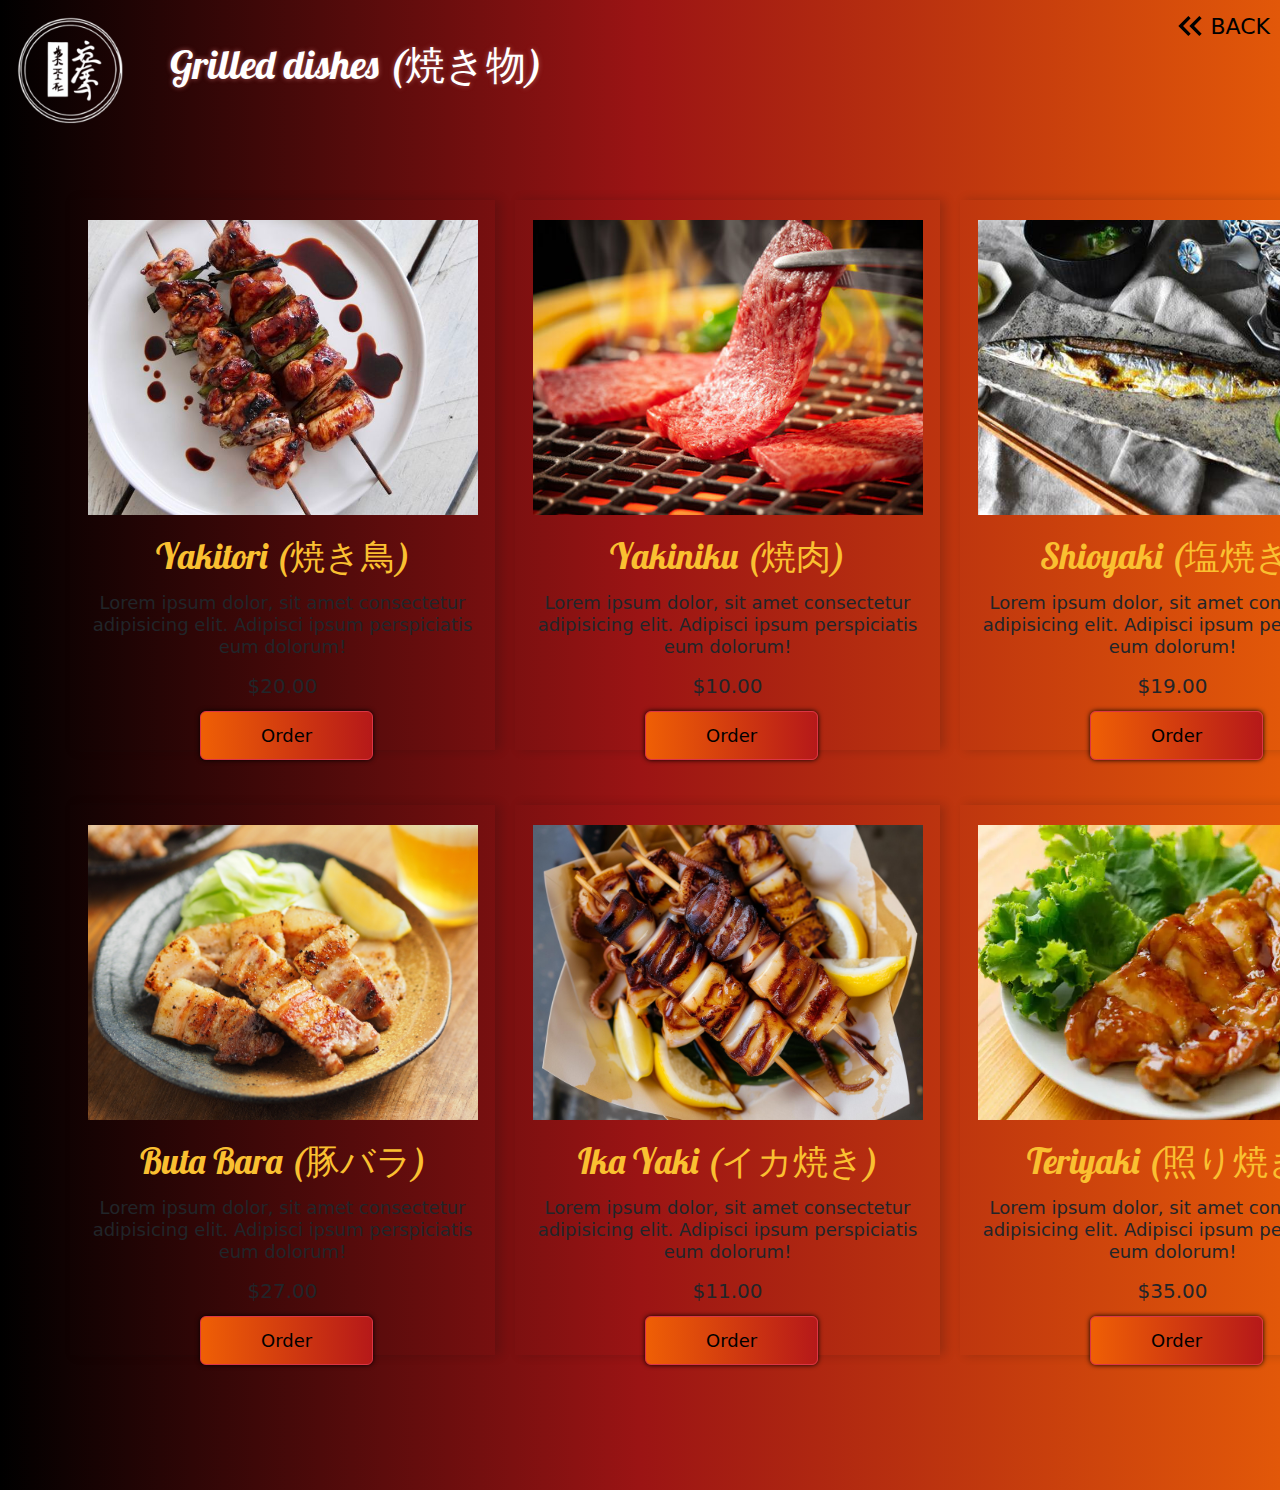
<file: food6.html>
<!DOCTYPE html>
<html lang="en">

<head>
    <meta charset="UTF-8">
    <meta name="viewport" content="width=device-width, initial-scale=1.0">
    <title>Grilled dishes</title>
    <link href="https://cdn.jsdelivr.net/npm/bootstrap@5.3.3/dist/css/bootstrap.min.css" rel="stylesheet"
        integrity="sha384-QWTKZyjpPEjISv5WaRU9OFeRpok6YctnYmDr5pNlyT2bRjXh0JMhjY6hW+ALEwIH" crossorigin="anonymous">
</head>

<body>

    <style>
        @import url('https://fonts.googleapis.com/css2?family=Playwrite+IN:wght@100..400&display=swap');
        @import url('https://fonts.googleapis.com/css2?family=Merienda:wght@300..900&display=swap');
        @import url('https://fonts.googleapis.com/css2?family=Lobster&display=swap');

        * {
            margin: 0;
            padding: 0;
            box-sizing: border-box;
        }

        body {
            background: linear-gradient(to right, black, rgb(155, 20, 20), rgb(226, 88, 9));

        }

        .back a{
            text-decoration: none;
            color: black;
            font-size: 22px;
            margin-top: -10px;
            
        }
        .back svg{
            margin-top: -5px;
        }

        .corner {
            margin-left: -40px;
            margin-top: -40px;
            width: 200px;
            height: 200px;

        }

        .header {
            top: 0;
            left: 0;
            width: 100%;
            height: 100px;
            padding: 10px;
            display: flex;
            justify-content: space-between;
            background-color: transparent;
        }

        .logo {
            font-family: "Lobster", serif;
            font-size: 40px;
            color: white;
            text-shadow: 0 0 5px rgb(168, 84, 84);
            margin-top: 30px;
            margin-right: auto;
        }

        .menu {
            width: 100%;
            padding: 100px 0;
        }

        .menu .menu_box {
            width: 95%;
            margin-left: 70px;
            display: grid;
            grid-template-columns: 1fr 1fr 1fr ;
            grid-gap: 20px;
        }

        .menu .menu_box .menu_card {
            width: 425px;
            height: 550px;
            padding-top: 10px;
            margin-bottom: 35px;
            box-shadow: 5px 0 10px rgba(19, 15, 15, 0.2);

        }

        .menu .menu_box .menu_card .menu_image {
            width: 390px;
            height: 295px;
            margin: 10px auto;
            overflow: hidden;
        }

        .menu .menu_box .menu_card .menu_image img {
            width: 100%;
            height: 100%;
            object-fit: cover;
            /* object-position: center; */
            
        }



        .menu .menu_box .menu_card .menu_info h2 {
            text-align: center;
            font-size: 35px;
            font-family: "Lobster", serif;
            color: #fac031;
            margin-top: 20px;
        }

        .menu .menu_box .menu_card .menu_info p {
            text-align: center;
            margin-top: 15px;
            line-height: 22px;
            font-size: 18px;

        }

        .menu .menu_box .menu_card .menu_info h3 {
            text-align: center;
            margin-top: 10px;
            font-size: 20px;
        }
        .menu .menu_box .menu_card .menu_info .btn-danger{
            padding: 10px 60px;
            margin-left: 130px;
            margin-top: 5px;
            background: linear-gradient(to right,rgb(239, 95, 5),rgb(182, 25, 25));
            color: black;
            box-shadow: 0 0 5px black;
            font-size: 18px;
        }


        
    </style>

    <header class="header">
        <!-- <h1 class="logo"><abbr title="東京の味">Tokyo Bites</abbr></h1> -->
        <img src="logo.png" class="corner" alt="mylogo">
        <h1 class="logo">Grilled dishes (焼き物)</h1>
        <div class="back">
            <a href="menu.html"><svg xmlns="http://www.w3.org/2000/svg" height="40px" viewBox="0 -960 960 960"
                    width="40px" fill="#e8eaed --- icon"> 
                    <path
                        d="M440-240 200-480l240-240 56 56-183 184 183 184-56 56Zm264 0L464-480l240-240 56 56-183 184 183 184-56 56Z" />
                </svg>BACK</a>
        </div>
    </header>

    <div class="menu">

        <div class="menu_box">
            <div class="menu_card">
                <div class="menu_image">
                    <img src="y1.jpg" alt="">
                </div>

                <div class="menu_info">
                    <h2>Yakitori (焼き鳥)</h2>
                    <p>Lorem ipsum dolor, sit amet consectetur adipisicing elit. Adipisci ipsum perspiciatis eum
                        dolorum!
                    </p>
                    <h3>$20.00</h3>
                    <button type="button" class="btn btn-danger">Order</button>

                </div>
            </div>

            <div class="menu_card">
                <div class="menu_image">
                    <img src="y2.jpg" alt="">
                </div>

                <div class="menu_info">
                    <h2>Yakiniku (焼肉)</h2>
                    <p>Lorem ipsum dolor, sit amet consectetur adipisicing elit. Adipisci ipsum perspiciatis eum
                        dolorum!

                    </p>

                    <h3>$10.00</h3>

                    <button type="button" class="btn btn-danger">Order</button>
                </div>
            </div>

            <div class="menu_card">
                <div class="menu_image">
                    <img src="y3.jpg" alt="">
                </div>

                <div class="menu_info">
                    <h2>Shioyaki (塩焼き)</h2>
                    <p>Lorem ipsum dolor, sit amet consectetur adipisicing elit. Adipisci ipsum perspiciatis eum
                        dolorum!

                    </p>

                    <h3>$19.00</h3>
                    <button type="button" class="btn btn-danger">Order</button>
                </div>
            </div>

            <div class="menu_card">
                <div class="menu_image">
                    <img src="y4.jpg" alt="">
                </div>
                <div class="menu_info">
                    <h2>Buta Bara (豚バラ)</h2>
                    <p>Lorem ipsum dolor, sit amet consectetur adipisicing elit. Adipisci ipsum perspiciatis eum
                        dolorum!

                    </p>

                    <h3>$27.00</h3>

                    <button type="button" class="btn btn-danger">Order</button>
                </div>
            </div>

            <div class="menu_card">
                <div class="menu_image">
                    <img src="y5.jpg" alt="">
                </div>

                <div class="menu_info">
                    <h2>Ika Yaki (イカ焼き)</h2>
                    <p>Lorem ipsum dolor, sit amet consectetur adipisicing elit. Adipisci ipsum perspiciatis eum
                        dolorum!

                    </p>

                    <h3>$11.00</h3>

                    <button type="button" class="btn btn-danger">Order</button>
                </div>
            </div>

            <div class="menu_card">
                <div class="menu_image">
                    <img src="y6.jpg" alt="">
                </div>

                <div class="menu_info">
                    <h2>Teriyaki (照り焼き)</h2>
                    <p>Lorem ipsum dolor, sit amet consectetur adipisicing elit. Adipisci ipsum perspiciatis eum
                        dolorum!

                    </p>

                    <h3>$35.00</h3>

                    <button type="button" class="btn btn-danger">Order</button>
                </div>
            </div>

            
            
        </div>


    </div>

</body>

</html>
</file>
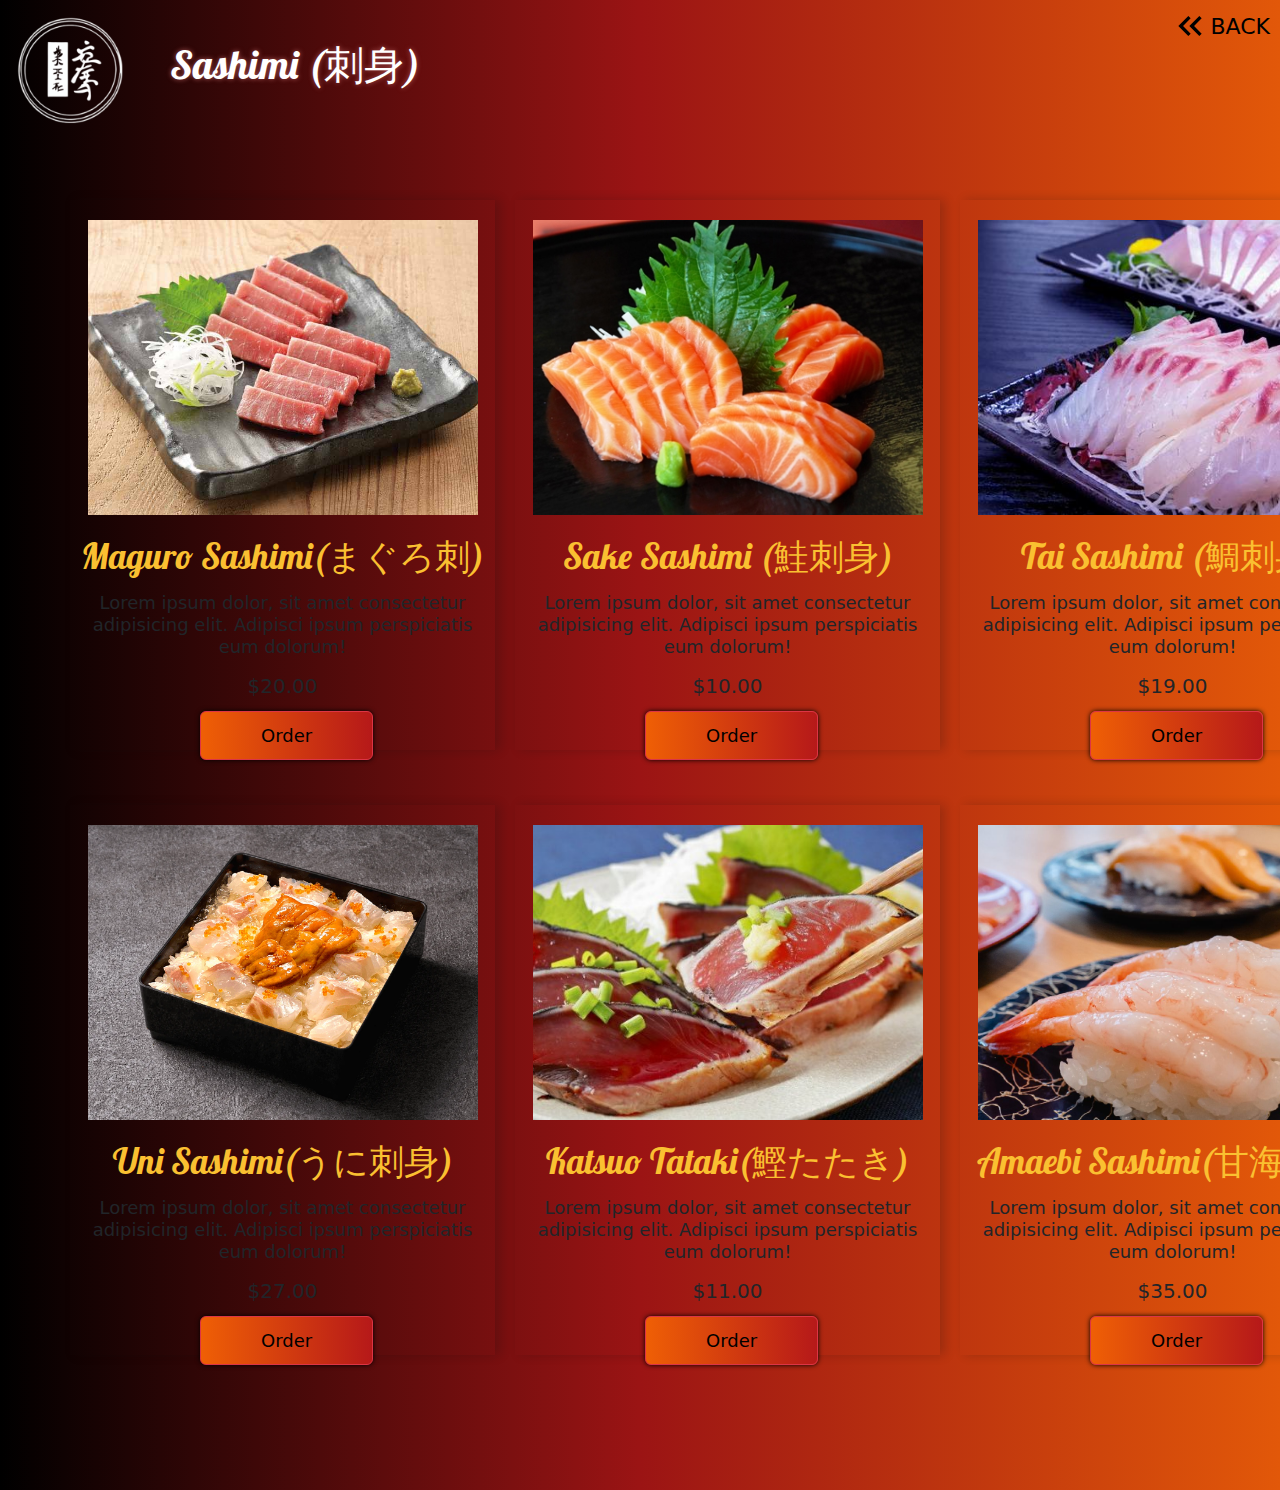
<file: food7.html>
<!DOCTYPE html>
<html lang="en">

<head>
    <meta charset="UTF-8">
    <meta name="viewport" content="width=device-width, initial-scale=1.0">
    <title>Sashimi</title>
    <link href="https://cdn.jsdelivr.net/npm/bootstrap@5.3.3/dist/css/bootstrap.min.css" rel="stylesheet"
        integrity="sha384-QWTKZyjpPEjISv5WaRU9OFeRpok6YctnYmDr5pNlyT2bRjXh0JMhjY6hW+ALEwIH" crossorigin="anonymous">
</head>

<body>

    <style>
        @import url('https://fonts.googleapis.com/css2?family=Playwrite+IN:wght@100..400&display=swap');
        @import url('https://fonts.googleapis.com/css2?family=Merienda:wght@300..900&display=swap');
        @import url('https://fonts.googleapis.com/css2?family=Lobster&display=swap');

        * {
            margin: 0;
            padding: 0;
            box-sizing: border-box;
        }

        body {
            background: linear-gradient(to right, black, rgb(155, 20, 20), rgb(226, 88, 9));

        }

        .back a{
            text-decoration: none;
            color: black;
            font-size: 22px;
            margin-top: -10px;
            
        }
        .back svg{
            margin-top: -5px;
        }

        .corner {
            margin-left: -40px;
            margin-top: -40px;
            width: 200px;
            height: 200px;

        }

        .header {
            top: 0;
            left: 0;
            width: 100%;
            height: 100px;
            padding: 10px;
            display: flex;
            justify-content: space-between;
            background-color: transparent;
        }

        .logo {
            font-family: "Lobster", serif;
            font-size: 40px;
            color: white;
            text-shadow: 0 0 5px rgb(168, 84, 84);
            margin-top: 30px;
            margin-right: auto;
        }

        .menu {
            width: 100%;
            padding: 100px 0;
        }

        .menu .menu_box {
            width: 95%;
            margin-left: 70px;
            display: grid;
            grid-template-columns: 1fr 1fr 1fr ;
            grid-gap: 20px;
        }

        .menu .menu_box .menu_card {
            width: 425px;
            height: 550px;
            padding-top: 10px;
            margin-bottom: 35px;
            box-shadow: 5px 0 10px rgba(19, 15, 15, 0.2);

        }

        .menu .menu_box .menu_card .menu_image {
            width: 390px;
            height: 295px;
            margin: 10px auto;
            overflow: hidden;
        }

        .menu .menu_box .menu_card .menu_image img {
            width: 100%;
            height: 100%;
            object-fit: cover;
            /* object-position: center; */
            
        }



        .menu .menu_box .menu_card .menu_info h2 {
            text-align: center;
            font-size: 35px;
            font-family: "Lobster", serif;
            color: #fac031;
            margin-top: 20px;
        }

        .menu .menu_box .menu_card .menu_info p {
            text-align: center;
            margin-top: 15px;
            line-height: 22px;
            font-size: 18px;

        }

        .menu .menu_box .menu_card .menu_info h3 {
            text-align: center;
            margin-top: 10px;
            font-size: 20px;
        }
        .menu .menu_box .menu_card .menu_info .btn-danger{
            padding: 10px 60px;
            margin-left: 130px;
            margin-top: 5px;
            background: linear-gradient(to right,rgb(239, 95, 5),rgb(182, 25, 25));
            color: black;
            box-shadow: 0 0 5px black;
            font-size: 18px;
        }


        
    </style>

    <header class="header">
        <!-- <h1 class="logo"><abbr title="東京の味">Tokyo Bites</abbr></h1> -->
        <img src="logo.png" class="corner" alt="mylogo">
        <h1 class="logo">Sashimi (刺身)</h1>
        <div class="back">
            <a href="menu.html"><svg xmlns="http://www.w3.org/2000/svg" height="40px" viewBox="0 -960 960 960"
                    width="40px" fill="#e8eaed --- icon"> 
                    <path
                        d="M440-240 200-480l240-240 56 56-183 184 183 184-56 56Zm264 0L464-480l240-240 56 56-183 184 183 184-56 56Z" />
                </svg>BACK</a>
        </div>
    </header>

    <div class="menu">

        <div class="menu_box">
            <div class="menu_card">
                <div class="menu_image">
                    <img src="z1.jpg" alt="">
                </div>

                <div class="menu_info">
                    <h2>Maguro Sashimi(まぐろ刺)</h2>
                    <p>Lorem ipsum dolor, sit amet consectetur adipisicing elit. Adipisci ipsum perspiciatis eum
                        dolorum!
                    </p>
                    <h3>$20.00</h3>
                    <button type="button" class="btn btn-danger">Order</button>

                </div>
            </div>

            <div class="menu_card">
                <div class="menu_image">
                    <img src="z2.jpg" alt="">
                </div>

                <div class="menu_info">
                    <h2>Sake Sashimi (鮭刺身)</h2>
                    <p>Lorem ipsum dolor, sit amet consectetur adipisicing elit. Adipisci ipsum perspiciatis eum
                        dolorum!

                    </p>

                    <h3>$10.00</h3>

                    <button type="button" class="btn btn-danger">Order</button>
                </div>
            </div>

            <div class="menu_card">
                <div class="menu_image">
                    <img src="z3.jpeg" alt="">
                </div>

                <div class="menu_info">
                    <h2>Tai Sashimi (鯛刺身)</h2>
                    <p>Lorem ipsum dolor, sit amet consectetur adipisicing elit. Adipisci ipsum perspiciatis eum
                        dolorum!

                    </p>

                    <h3>$19.00</h3>
                    <button type="button" class="btn btn-danger">Order</button>
                </div>
            </div>

            <div class="menu_card">
                <div class="menu_image">
                    <img src="z4.jpg" alt="">
                </div>
                <div class="menu_info">
                    <h2>Uni Sashimi(うに刺身) </h2>
                    <p>Lorem ipsum dolor, sit amet consectetur adipisicing elit. Adipisci ipsum perspiciatis eum
                        dolorum!

                    </p>

                    <h3>$27.00</h3>

                    <button type="button" class="btn btn-danger">Order</button>
                </div>
            </div>

            <div class="menu_card">
                <div class="menu_image">
                    <img src="z5.jpg" alt="">
                </div>

                <div class="menu_info">
                    <h2>Katsuo Tataki(鰹たたき)</h2>
                    <p>Lorem ipsum dolor, sit amet consectetur adipisicing elit. Adipisci ipsum perspiciatis eum
                        dolorum!

                    </p>

                    <h3>$11.00</h3>

                    <button type="button" class="btn btn-danger">Order</button>
                </div>
            </div>

            <div class="menu_card">
                <div class="menu_image">
                    <img src="z6.jpg" alt="">
                </div>

                <div class="menu_info">
                    <h2>Amaebi Sashimi(甘海老刺)</h2>
                    <p>Lorem ipsum dolor, sit amet consectetur adipisicing elit. Adipisci ipsum perspiciatis eum
                        dolorum!

                    </p>

                    <h3>$35.00</h3>

                    <button type="button" class="btn btn-danger">Order</button>
                </div>
            </div>

            
            
        </div>


    </div>

</body>

</html>
</file>
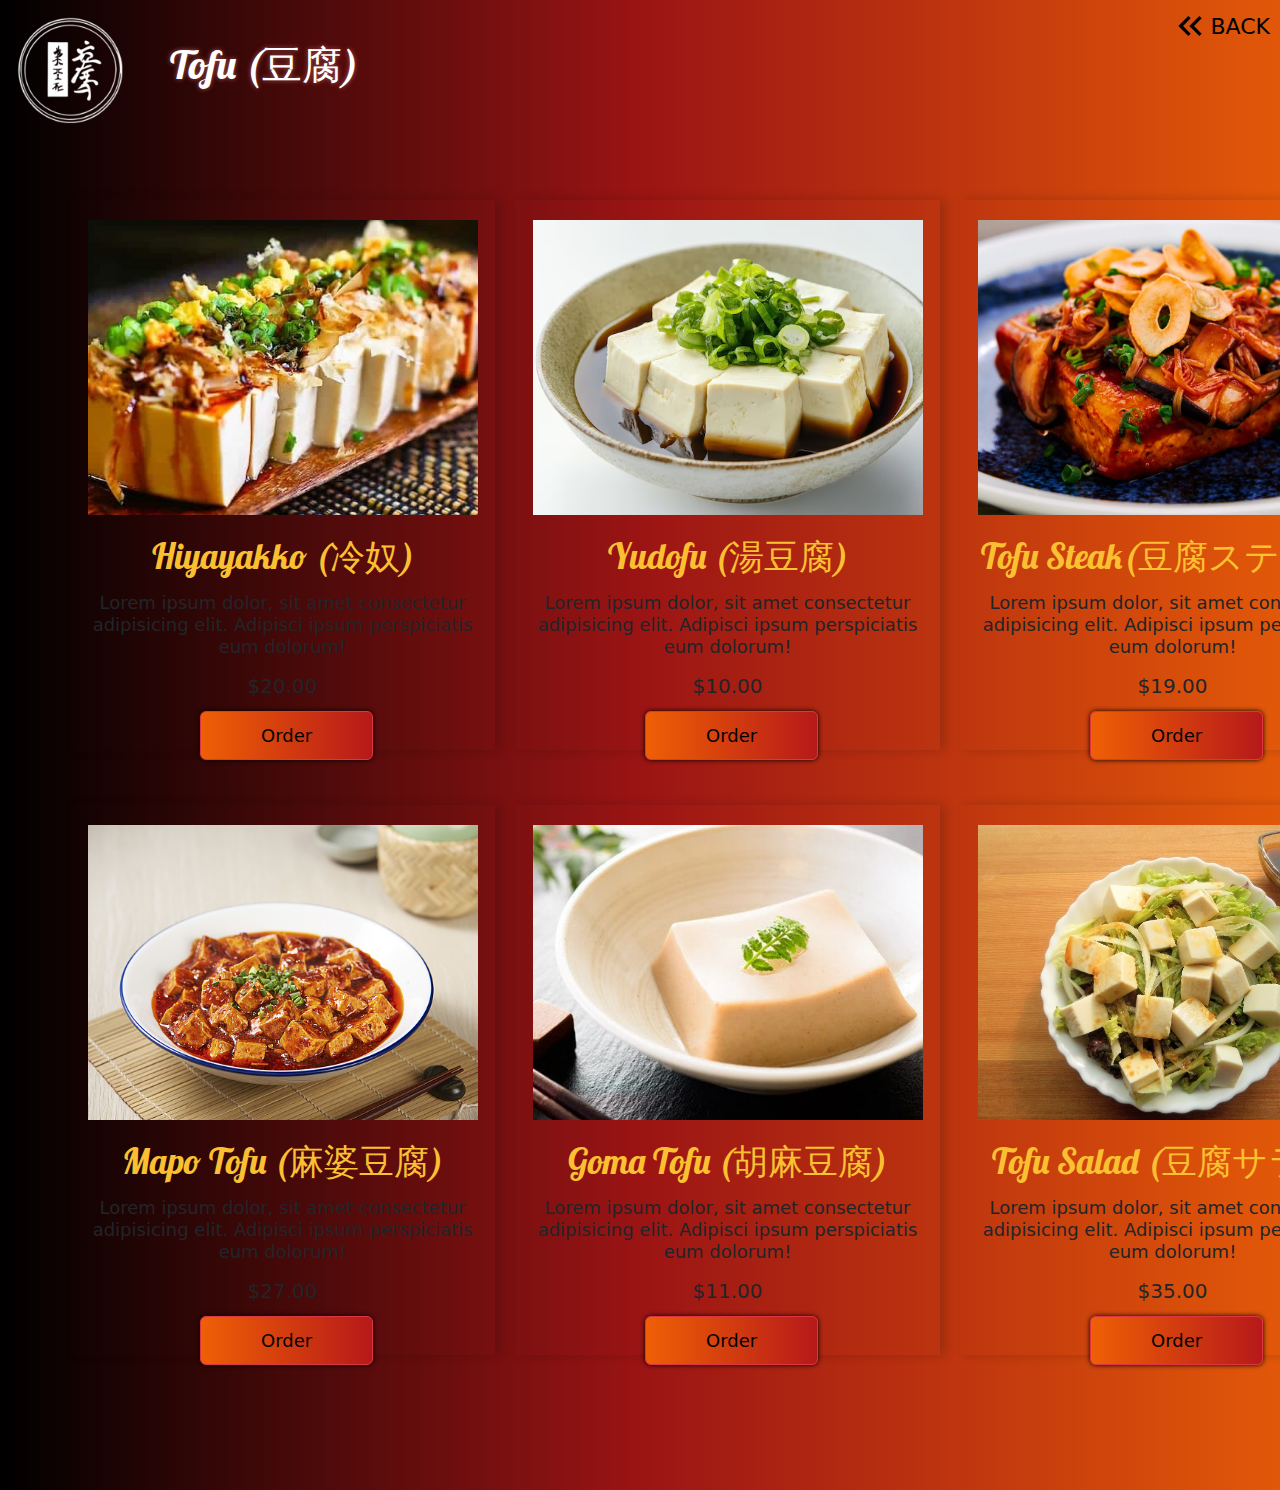
<file: food8.html>
<!DOCTYPE html>
<html lang="en">

<head>
    <meta charset="UTF-8">
    <meta name="viewport" content="width=device-width, initial-scale=1.0">
    <title>Tofu</title>
    <link href="https://cdn.jsdelivr.net/npm/bootstrap@5.3.3/dist/css/bootstrap.min.css" rel="stylesheet"
        integrity="sha384-QWTKZyjpPEjISv5WaRU9OFeRpok6YctnYmDr5pNlyT2bRjXh0JMhjY6hW+ALEwIH" crossorigin="anonymous">
</head>

<body>

    <style>
        @import url('https://fonts.googleapis.com/css2?family=Playwrite+IN:wght@100..400&display=swap');
        @import url('https://fonts.googleapis.com/css2?family=Merienda:wght@300..900&display=swap');
        @import url('https://fonts.googleapis.com/css2?family=Lobster&display=swap');

        * {
            margin: 0;
            padding: 0;
            box-sizing: border-box;
        }

        body {
            background: linear-gradient(to right, black, rgb(155, 20, 20), rgb(226, 88, 9));

        }

        .back a{
            text-decoration: none;
            color: black;
            font-size: 22px;
            margin-top: -10px;
            
        }
        .back svg{
            margin-top: -5px;
        }

        .corner {
            margin-left: -40px;
            margin-top: -40px;
            width: 200px;
            height: 200px;

        }

        .header {
            top: 0;
            left: 0;
            width: 100%;
            height: 100px;
            padding: 10px;
            display: flex;
            justify-content: space-between;
            background-color: transparent;
        }

        .logo {
            font-family: "Lobster", serif;
            font-size: 40px;
            color: white;
            text-shadow: 0 0 5px rgb(168, 84, 84);
            margin-top: 30px;
            margin-right: auto;
        }

        .menu {
            width: 100%;
            padding: 100px 0;
        }

        .menu .menu_box {
            width: 95%;
            margin-left: 70px;
            display: grid;
            grid-template-columns: 1fr 1fr 1fr ;
            grid-gap: 20px;
        }

        .menu .menu_box .menu_card {
            width: 425px;
            height: 550px;
            padding-top: 10px;
            margin-bottom: 35px;
            box-shadow: 5px 0 10px rgba(19, 15, 15, 0.2);

        }

        .menu .menu_box .menu_card .menu_image {
            width: 390px;
            height: 295px;
            margin: 10px auto;
            overflow: hidden;
        }

        .menu .menu_box .menu_card .menu_image img {
            width: 100%;
            height: 100%;
            object-fit: cover;
            /* object-position: center; */
            
        }



        .menu .menu_box .menu_card .menu_info h2 {
            text-align: center;
            font-size: 35px;
            font-family: "Lobster", serif;
            color: #fac031;
            margin-top: 20px;
        }

        .menu .menu_box .menu_card .menu_info p {
            text-align: center;
            margin-top: 15px;
            line-height: 22px;
            font-size: 18px;

        }

        .menu .menu_box .menu_card .menu_info h3 {
            text-align: center;
            margin-top: 10px;
            font-size: 20px;
        }
        .menu .menu_box .menu_card .menu_info .btn-danger{
            padding: 10px 60px;
            margin-left: 130px;
            margin-top: 5px;
            background: linear-gradient(to right,rgb(239, 95, 5),rgb(182, 25, 25));
            color: black;
            box-shadow: 0 0 5px black;
            font-size: 18px;
        }


        
    </style>

    <header class="header">
        <!-- <h1 class="logo"><abbr title="東京の味">Tokyo Bites</abbr></h1> -->
        <img src="logo.png" class="corner" alt="mylogo">
        <h1 class="logo">Tofu (豆腐)</h1>
        <div class="back">
            <a href="menu.html"><svg xmlns="http://www.w3.org/2000/svg" height="40px" viewBox="0 -960 960 960"
                    width="40px" fill="#e8eaed --- icon"> 
                    <path
                        d="M440-240 200-480l240-240 56 56-183 184 183 184-56 56Zm264 0L464-480l240-240 56 56-183 184 183 184-56 56Z" />
                </svg>BACK</a>
        </div>
    </header>

    <div class="menu">

        <div class="menu_box">
            <div class="menu_card">
                <div class="menu_image">
                    <img src="x1.jpg" alt="">
                </div>

                <div class="menu_info">
                    <h2>Hiyayakko (冷奴)</h2>
                    <p>Lorem ipsum dolor, sit amet consectetur adipisicing elit. Adipisci ipsum perspiciatis eum
                        dolorum!
                    </p>
                    <h3>$20.00</h3>
                    <button type="button" class="btn btn-danger">Order</button>

                </div>
            </div>

            <div class="menu_card">
                <div class="menu_image">
                    <img src="x2.jpg" alt="">
                </div>

                <div class="menu_info">
                    <h2>Yudofu (湯豆腐)</h2>
                    <p>Lorem ipsum dolor, sit amet consectetur adipisicing elit. Adipisci ipsum perspiciatis eum
                        dolorum!

                    </p>

                    <h3>$10.00</h3>

                    <button type="button" class="btn btn-danger">Order</button>
                </div>
            </div>

            <div class="menu_card">
                <div class="menu_image">
                    <img src="x3.jpg" alt="">
                </div>

                <div class="menu_info">
                    <h2>Tofu Steak(豆腐ステーキ)</h2>
                    <p>Lorem ipsum dolor, sit amet consectetur adipisicing elit. Adipisci ipsum perspiciatis eum
                        dolorum!

                    </p>

                    <h3>$19.00</h3>
                    <button type="button" class="btn btn-danger">Order</button>
                </div>
            </div>

            <div class="menu_card">
                <div class="menu_image">
                    <img src="x4.jpeg" alt="">
                </div>
                <div class="menu_info">
                    <h2>Mapo Tofu (麻婆豆腐)</h2>
                    <p>Lorem ipsum dolor, sit amet consectetur adipisicing elit. Adipisci ipsum perspiciatis eum
                        dolorum!

                    </p>

                    <h3>$27.00</h3>

                    <button type="button" class="btn btn-danger">Order</button>
                </div>
            </div>

            <div class="menu_card">
                <div class="menu_image">
                    <img src="x5.jpeg" alt="">
                </div>

                <div class="menu_info">
                    <h2>Goma Tofu (胡麻豆腐)</h2>
                    <p>Lorem ipsum dolor, sit amet consectetur adipisicing elit. Adipisci ipsum perspiciatis eum
                        dolorum!

                    </p>

                    <h3>$11.00</h3>

                    <button type="button" class="btn btn-danger">Order</button>
                </div>
            </div>

            <div class="menu_card">
                <div class="menu_image">
                    <img src="x6.jpg" alt="">
                </div>

                <div class="menu_info">
                    <h2>Tofu Salad (豆腐サラダ)</h2>
                    <p>Lorem ipsum dolor, sit amet consectetur adipisicing elit. Adipisci ipsum perspiciatis eum
                        dolorum!

                    </p>

                    <h3>$35.00</h3>

                    <button type="button" class="btn btn-danger">Order</button>
                </div>
            </div>

            
            
        </div>


    </div>

</body>

</html>
</file>
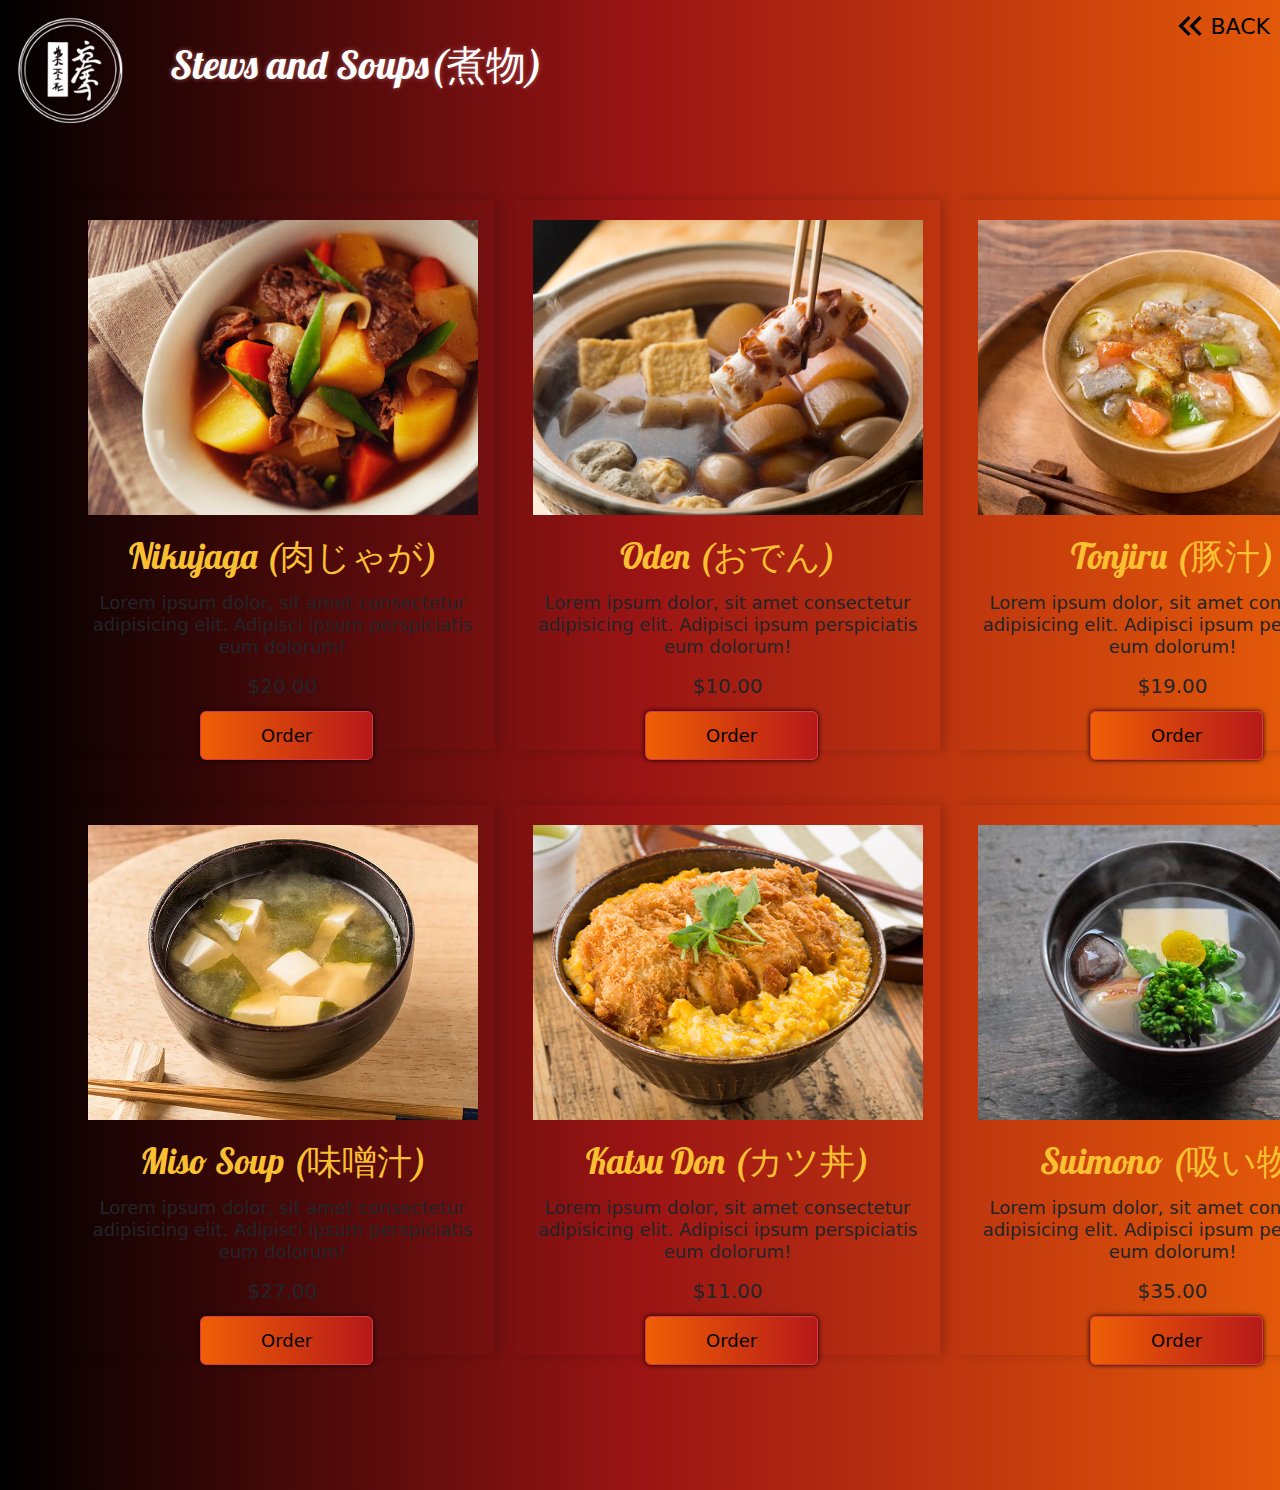
<file: food9.html>
<!DOCTYPE html>
<html lang="en">

<head>
    <meta charset="UTF-8">
    <meta name="viewport" content="width=device-width, initial-scale=1.0">
    <title>Stews and Soups</title>
    <link href="https://cdn.jsdelivr.net/npm/bootstrap@5.3.3/dist/css/bootstrap.min.css" rel="stylesheet"
        integrity="sha384-QWTKZyjpPEjISv5WaRU9OFeRpok6YctnYmDr5pNlyT2bRjXh0JMhjY6hW+ALEwIH" crossorigin="anonymous">
</head>

<body>

    <style>
        @import url('https://fonts.googleapis.com/css2?family=Playwrite+IN:wght@100..400&display=swap');
        @import url('https://fonts.googleapis.com/css2?family=Merienda:wght@300..900&display=swap');
        @import url('https://fonts.googleapis.com/css2?family=Lobster&display=swap');

        * {
            margin: 0;
            padding: 0;
            box-sizing: border-box;
        }

        body {
            background: linear-gradient(to right, black, rgb(155, 20, 20), rgb(226, 88, 9));

        }

        .back a{
            text-decoration: none;
            color: black;
            font-size: 22px;
            margin-top: -10px;
            
        }
        .back svg{
            margin-top: -5px;
        }

        .corner {
            margin-left: -40px;
            margin-top: -40px;
            width: 200px;
            height: 200px;

        }

        .header {
            top: 0;
            left: 0;
            width: 100%;
            height: 100px;
            padding: 10px;
            display: flex;
            justify-content: space-between;
            background-color: transparent;
        }

        .logo {
            font-family: "Lobster", serif;
            font-size: 40px;
            color: white;
            text-shadow: 0 0 5px rgb(168, 84, 84);
            margin-top: 30px;
            margin-right: auto;
        }

        .menu {
            width: 100%;
            padding: 100px 0;
        }

        .menu .menu_box {
            width: 95%;
            margin-left: 70px;
            display: grid;
            grid-template-columns: 1fr 1fr 1fr ;
            grid-gap: 20px;
        }

        .menu .menu_box .menu_card {
            width: 425px;
            height: 550px;
            padding-top: 10px;
            margin-bottom: 35px;
            box-shadow: 5px 0 10px rgba(19, 15, 15, 0.2);

        }

        .menu .menu_box .menu_card .menu_image {
            width: 390px;
            height: 295px;
            margin: 10px auto;
            overflow: hidden;
        }

        .menu .menu_box .menu_card .menu_image img {
            width: 100%;
            height: 100%;
            object-fit: cover;
            /* object-position: center; */
            
        }



        .menu .menu_box .menu_card .menu_info h2 {
            text-align: center;
            font-size: 35px;
            font-family: "Lobster", serif;
            color: #fac031;
            margin-top: 20px;
        }

        .menu .menu_box .menu_card .menu_info p {
            text-align: center;
            margin-top: 15px;
            line-height: 22px;
            font-size: 18px;

        }

        .menu .menu_box .menu_card .menu_info h3 {
            text-align: center;
            margin-top: 10px;
            font-size: 20px;
        }
        .menu .menu_box .menu_card .menu_info .btn-danger{
            padding: 10px 60px;
            margin-left: 130px;
            margin-top: 5px;
            background: linear-gradient(to right,rgb(239, 95, 5),rgb(182, 25, 25));
            color: black;
            box-shadow: 0 0 5px black;
            font-size: 18px;
        }


        
    </style>

    <header class="header">
        <!-- <h1 class="logo"><abbr title="東京の味">Tokyo Bites</abbr></h1> -->
        <img src="logo.png" class="corner" alt="mylogo">
        <h1 class="logo">Stews and Soups(煮物)</h1>
        <div class="back">
            <a href="menu.html"><svg xmlns="http://www.w3.org/2000/svg" height="40px" viewBox="0 -960 960 960"
                    width="40px" fill="#e8eaed --- icon"> 
                    <path
                        d="M440-240 200-480l240-240 56 56-183 184 183 184-56 56Zm264 0L464-480l240-240 56 56-183 184 183 184-56 56Z" />
                </svg>BACK</a>
        </div>
    </header>

    <div class="menu">

        <div class="menu_box">
            <div class="menu_card">
                <div class="menu_image">
                    <img src="q1.jpg" alt="">
                </div>

                <div class="menu_info">
                    <h2>Nikujaga (肉じゃが)</h2>
                    <p>Lorem ipsum dolor, sit amet consectetur adipisicing elit. Adipisci ipsum perspiciatis eum
                        dolorum!
                    </p>
                    <h3>$20.00</h3>
                    <button type="button" class="btn btn-danger">Order</button>

                </div>
            </div>

            <div class="menu_card">
                <div class="menu_image">
                    <img src="q2.jpg" alt="">
                </div>

                <div class="menu_info">
                    <h2>Oden (おでん)</h2>
                    <p>Lorem ipsum dolor, sit amet consectetur adipisicing elit. Adipisci ipsum perspiciatis eum
                        dolorum!

                    </p>

                    <h3>$10.00</h3>

                    <button type="button" class="btn btn-danger">Order</button>
                </div>
            </div>

            <div class="menu_card">
                <div class="menu_image">
                    <img src="q3.jpg" alt="">
                </div>

                <div class="menu_info">
                    <h2>Tonjiru (豚汁) </h2>
                    <p>Lorem ipsum dolor, sit amet consectetur adipisicing elit. Adipisci ipsum perspiciatis eum
                        dolorum!

                    </p>

                    <h3>$19.00</h3>
                    <button type="button" class="btn btn-danger">Order</button>
                </div>
            </div>

            <div class="menu_card">
                <div class="menu_image">
                    <img src="q4.jpg" alt="">
                </div>
                <div class="menu_info">
                    <h2>Miso Soup (味噌汁)</h2>
                    <p>Lorem ipsum dolor, sit amet consectetur adipisicing elit. Adipisci ipsum perspiciatis eum
                        dolorum!

                    </p>

                    <h3>$27.00</h3>

                    <button type="button" class="btn btn-danger">Order</button>
                </div>
            </div>

            <div class="menu_card">
                <div class="menu_image">
                    <img src="q5.jpg" alt="">
                </div>

                <div class="menu_info">
                    <h2>Katsu Don (カツ丼) </h2>
                    <p>Lorem ipsum dolor, sit amet consectetur adipisicing elit. Adipisci ipsum perspiciatis eum
                        dolorum!

                    </p>

                    <h3>$11.00</h3>

                    <button type="button" class="btn btn-danger">Order</button>
                </div>
            </div>

            <div class="menu_card">
                <div class="menu_image">
                    <img src="q6.JPG" alt="">
                </div>

                <div class="menu_info">
                    <h2>Suimono (吸い物)</h2>
                    <p>Lorem ipsum dolor, sit amet consectetur adipisicing elit. Adipisci ipsum perspiciatis eum
                        dolorum!

                    </p>

                    <h3>$35.00</h3>

                    <button type="button" class="btn btn-danger">Order</button>
                </div>
            </div>

            
            
        </div>


    </div>

</body>

</html>
</file>
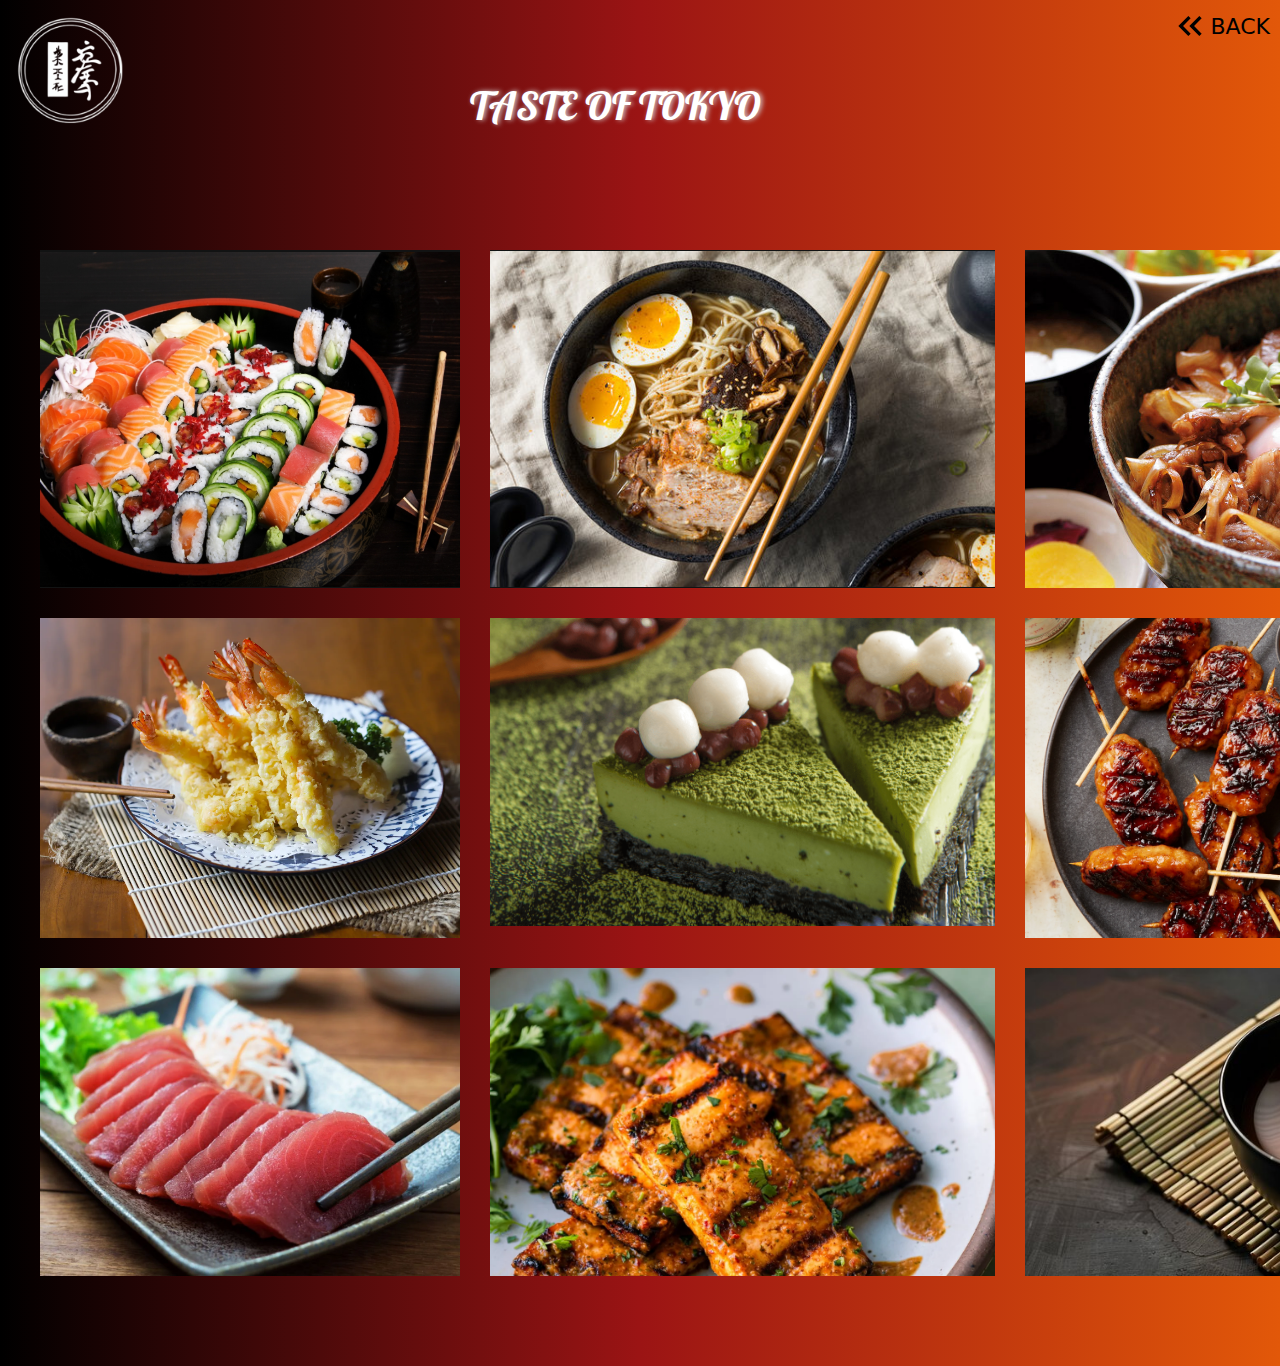
<file: menu.html>
<!DOCTYPE html>
<html lang="en">

<head>
    <meta charset="UTF-8">
    <meta name="viewport" content="width=device-width, initial-scale=1.0">
    <title>Menu</title>
    <link rel="stylesheet" href="s2.css">
    <link href="https://cdn.jsdelivr.net/npm/bootstrap@5.3.3/dist/css/bootstrap.min.css" rel="stylesheet"
        integrity="sha384-QWTKZyjpPEjISv5WaRU9OFeRpok6YctnYmDr5pNlyT2bRjXh0JMhjY6hW+ALEwIH" crossorigin="anonymous">
</head>

<body>
    <header class="header">
        <!-- <h1 class="logo"><abbr title="東京の味">Tokyo Bites</abbr></h1> -->
        <img src="logo.png" class="corner" alt="mylogo">
        <!-- <h1 class="logo">Taste of tokyo</h1>     -->
        <div class="back">
            <a href="main.html"><svg xmlns="http://www.w3.org/2000/svg" height="40px" viewBox="0 -960 960 960" width="40px" fill="#e8eaed --- icon"><path d="M440-240 200-480l240-240 56 56-183 184 183 184-56 56Zm264 0L464-480l240-240 56 56-183 184 183 184-56 56Z"/></svg>BACK</a>
        </div>
    </header>
        <div class="menu">  
            <h1><span>TASTE OF TOKYO</span></h1>
            <div class="menu-box">
                <div class="menu-image">
                    <img src="sushi.jpg" alt="">
                    <h3>Sushi(寿司 )</h3>
                    <p><strong>Lorem ipsum dolor sit amet consectetur adipisicing elit</strong> </p>
                    <button type="button" class="btn btn-danger" onclick="location.href='food1.html'">Order</button>


                </div>

                <div class="menu-image">
                    <img src="n1.jpg" alt="">
                    <h3>Noodles(麺類)</h3>
                    <p><strong>Lorem ipsum dolor sit amet consectetur adipisicing elit</strong> </p>
                    <button type="button" class="btn btn-danger" onclick="location.href='food2.html'">Order</button>
                </div>

                <div class="menu-image">
                    <img src="f3.jpg" alt="">
                    <h3>Rice Bowls( 丼物)</h3>
                    <p><strong>Lorem ipsum dolor sit amet consectetur adipisicing elit</strong></p>
                    <button type="button" class="btn btn-danger" onclick="location.href='food3.html'">Order</button>
                </div>

                <div class="menu-image">
                    <img src="f4.jpg" alt="">
                    <h3>Tempura(天ぷら) </h3>
                    <p><strong>Lorem ipsum dolor sit amet consectetur adipisicing elit</strong></p>
                    <button type="button" class="btn btn-danger" onclick="location.href='food4.html'">Order</button>
                </div>

                <div class="menu-image">
                    <img class="" src="d1.png" alt="">
                    <h3>Desserts( デザート)</h3>
                    <p><strong>Lorem ipsum dolor sit amet consectetur adipisicing elit</strong></p>
                    <button type="button" class="btn btn-danger" onclick="location.href='food5.html'">Order</button>
                </div>

                <div class="menu-image">
                    <img src="g1.jpg" alt="">
                    <h3>Grilled Dishes(焼き物)</h3>
                    <p><strong>Lorem ipsum dolor sit amet consectetur adipisicing elit</strong></p>
                    <button type="button" class="btn btn-danger" onclick="location.href='food6.html'">Order</button>
                </div>

                <div class="menu-image">
                    <img src="g2.jpg" alt="">
                    <h3>Sashimi(刺身)</h3>
                    <p><strong>Lorem ipsum dolor sit amet consectetur adipisicing elit</strong></p>
                    <button type="button" class="btn btn-danger" onclick="location.href='food7.html'">Order</button>
                </div>

                <div class="menu-image">
                    <img src="t1.jpg" alt="">
                    <h3>Tofu Dishes(豆腐料理)</h3>
                    <p><strong>Lorem ipsum dolor sit amet consectetur adipisicing elit</strong></p>
                    <button type="button" class="btn btn-danger" onclick="location.href='food8.html'">Order</button>
                </div>

                <div class="menu-image">
                    <img src="soup1.jpg" alt="">
                    <h3>Stews and Soups(煮物)<h3>
                    <p><strong>Lorem ipsum dolor sit amet consectetur adipisicing elit</strong></p>
                    <button type="button" class="btn btn-danger" onclick="location.href='food9.html'">Order</button>
                </div>
            </div>
        </div>
    

    
   

</body>

</html>
</file>
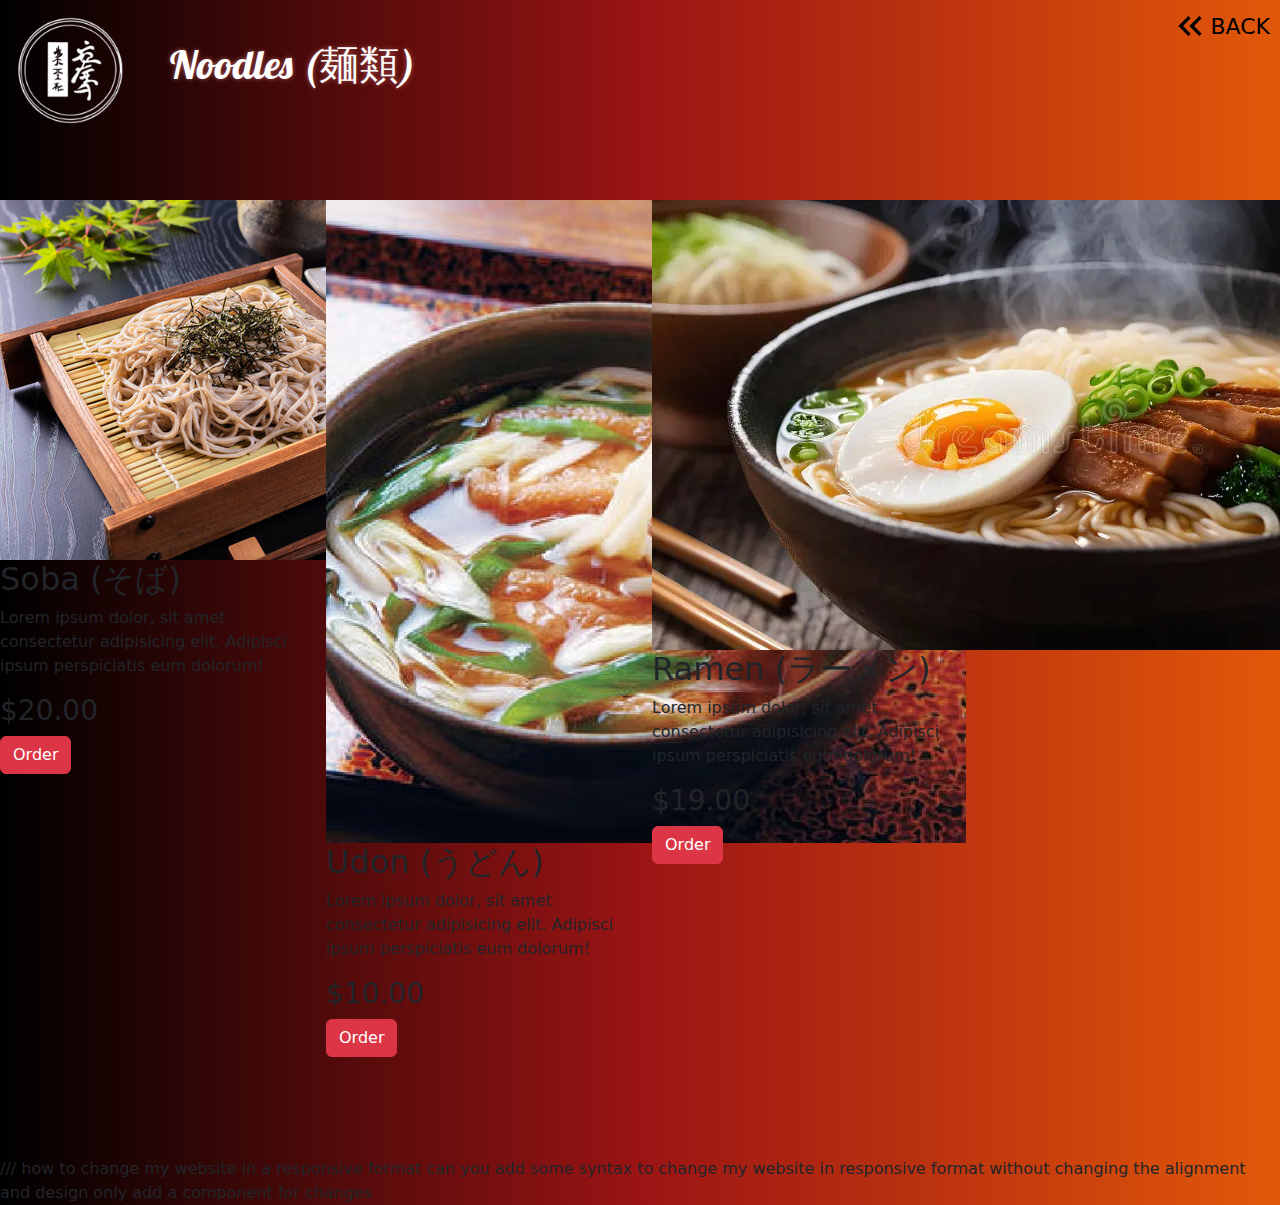
<file: new.html>
<!DOCTYPE html>
<html lang="en">

<head>
    <meta charset="UTF-8">
    <meta name="viewport" content="width=device-width, initial-scale=1.0">
    <title>Noodles</title>
    <link href="https://cdn.jsdelivr.net/npm/bootstrap@5.3.3/dist/css/bootstrap.min.css" rel="stylesheet"
        integrity="sha384-QWTKZyjpPEjISv5WaRU9OFeRpok6YctnYmDr5pNlyT2bRjXh0JMhjY6hW+ALEwIH" crossorigin="anonymous">
</head>

<body>
    <style>
        @import url('https://fonts.googleapis.com/css2?family=Playwrite+IN:wght@100..400&display=swap');
        @import url('https://fonts.googleapis.com/css2?family=Merienda:wght@300..900&display=swap');
        @import url('https://fonts.googleapis.com/css2?family=Lobster&display=swap');

        * {
            margin: 0;
            padding: 0;
            box-sizing: border-box;
        }

        body {
            background: linear-gradient(to right, black, rgb(155, 20, 20), rgb(226, 88, 9));
        }

        @media (max-width: 768px) {
            .menu_info h2 {
                font-size: 24px;
            }

            .menu_info p {
                font-size: 14px;
            }

            .btn-danger {
                font-size: 16px;
            }
        }

        @media (max-width: 576px) {
            .logo {
                font-size: 30px;
            }
        }

        .back a {
            text-decoration: none;
            color: black;
            font-size: 22px;
            margin-top: -10px;
        }

        .back svg {
            margin-top: -5px;
        }

        .corner {
            margin-left: -40px;
            margin-top: -40px;
            width: 200px;
            height: 200px;
        }

        .header {
            top: 0;
            left: 0;
            width: 100%;
            height: 100px;
            padding: 10px;
            display: flex;
            justify-content: space-between;
            background-color: transparent;
        }

        .logo {
            font-family: "Lobster", serif;
            font-size: 40px;
            color: white;
            text-shadow: 0 0 5px rgb(168, 84, 84);
            margin-top: 30px;
            margin-right: auto;
        }

        .menu {
            width: 100%;
            padding: 100px 0;
        }

        .menu .menu_box {
            width: 95%;
            margin-left: 70px;
            display: grid;
            grid-template-columns: 1fr 1fr 1fr;
            grid-gap: 20px;
        }

        .menu .menu_box .menu_card {
            width: 425px;
            height: 550px;
            padding-top: 10px;
            margin-bottom: 35px;
            box-shadow: 5px 0 10px rgba(19, 15, 15, 0.2);
        }

        .menu .menu_box .menu_card .menu_image {
            width: 390px;
            height: 295px;
            margin: 10px auto;
            overflow: hidden;
        }

        .menu .menu_box .menu_card .menu_image img {
            width: 100%;
            height: 100%;
            object-fit: cover;
            /* object-position: center; */
        }

        .menu .menu_box .menu_card .menu_info h2 {
            text-align: center;
            font-size: 35px;
            font-family: "Lobster", serif;
            color: #fac031;
            margin-top: 20px;
        }

        .menu .menu_box .menu_card .menu_info p {
            text-align: center;
            margin-top: 15px;
            line-height: 22px;
            font-size: 18px;
        }

        .menu .menu_box .menu_card .menu_info h3 {
            text-align: center;
            margin-top: 10px;
            font-size: 20px;
        }

        .menu .menu_box .menu_card .menu_info .btn-danger {
            padding: 10px 60px;
            margin-left: 130px;
            margin-top: 5px;
            background: linear-gradient(to right, rgb(239, 95, 5), rgb(182, 25, 25));
            color: black;
            box-shadow: 0 0 5px black;
            font-size: 18px;
        }

        @media (max-width: 768px) {
            .menu_info h2 {
                font-size: 24px;
            }

            .menu_info p {
                font-size: 14px;
            }

            .btn-danger {
                font-size: 16px;
            }
        }

        @media (max-width: 576px) {
            .logo {
                font-size: 30px;
            }
        }
    </style>
    <header class="header"> <!-- <h1 class="logo"><abbr title="東京の味">Tokyo Bites</abbr></h1> --> <img src="logo.png"
            class="corner" alt="mylogo">
        <h1 class="logo"> Noodles (麺類)</h1>
        <div class="back"> <a href="menu.html"><svg xmlns="http://www.w3.org/2000/svg" height="40px"
                    viewBox="0 -960 960 960" width="40px" fill="#e8eaed --- icon">
                    <path
                        d="M440-240 200-480l240-240 56 56-183 184 183 184-56 56Zm264 0L464-480l240-240 56 56-183 184 183 184-56 56Z" />
                </svg>BACK</a> </div>
    </header>
    <div class="menu">
        <div class="row g-4">
            <div class="col-12 col-sm-6 col-md-4 col-lg-3">
                <div class="menu_card">
                    <div class="menu_image"> <img src="b1.jpg" alt=""> </div>
                    <div class="menu_info">
                        <h2>Soba (そば)</h2>
                        <p>Lorem ipsum dolor, sit amet consectetur adipisicing elit. Adipisci ipsum perspiciatis eum
                            dolorum! </p>
                        <h3>$20.00</h3> <button type="button" class="btn btn-danger">Order</button>
                    </div>
                </div>
            </div>
            <div class="col-12 col-sm-6 col-md-4 col-lg-3">
                <div class="menu_card">
                    <div class="menu_image"> <img src="b2.jpg" alt=""> </div>
                    <div class="menu_info">
                        <h2>Udon (うどん)</h2>
                        <p>Lorem ipsum dolor, sit amet consectetur adipisicing elit. Adipisci ipsum perspiciatis eum
                            dolorum! </p>
                        <h3>$10.00</h3> <button type="button" class="btn btn-danger">Order</button>
                    </div>
                </div>
            </div>
            <div class="col-12 col-sm-6 col-md-4 col-lg-3">
                <div class="menu_card">
                    <div class="menu_image"> <img src="b3.jpg" alt=""> </div>
                    <div class="menu_info">
                        <h2>Ramen (ラーメン)</h2>
                        <p>Lorem ipsum dolor, sit amet consectetur adipisicing elit. Adipisci ipsum perspiciatis eum
                            dolorum! </p>
                        <h3>$19.00</h3> <button type="button" class="btn btn-danger">Order</button>
                    </div>
                </div>
            </div>
        </div>
        <div class="menu_box"> </div>
    </div>
</body>

</html> /// how to change my website in a responsive format can you add some syntax to change my website in responsive
format without changing the alignment and design only add a component for changes
</file>
<file: s1.css>
@import url('https://fonts.googleapis.com/css2?family=Playwrite+IN:wght@100..400&display=swap');
@import url('https://fonts.googleapis.com/css2?family=Merienda:wght@300..900&display=swap');
@import url('https://fonts.googleapis.com/css2?family=Lobster&display=swap');
*{
    margin: 0;
    padding: 0;
    box-sizing: border-box;
}
body{
    background-image: url('bg1.jpg'); 
            background-size: cover;
            background-position: center; 
            background-repeat: no-repeat;
            height: 100vh; 
            margin: 0;
            color: rgb(252, 250, 248);           
}
.corner{
    margin-left: -40px;
    margin-top: -40px;
    width: 200px;
    height: 200px;
    
}

.header{
    top: 0;
    left: 0;
    width: 100%;
    padding: 10px;
    display: flex;
    justify-content: space-between;
    background-color: transparent;   
}
.navbar{
    margin-top: -50px;
}
.navbar a{
    text-decoration: none;
    margin-left: 40px;
    font-size: 22px;
    font-family: "Lobster", serif;
    color: rgb(240, 235, 235);
    text-shadow: 0 0 10px rgb(255, 0, 0);

}
.navbar a:hover{
    color: black;
    text-shadow: 0 0 5px rgb(249, 243, 243);
}

.logo{
    font-size: 35px;
    font-family:"Lobster", serif;
    color: rgb(229, 218, 218);
    text-shadow: 0 0 5px rgb(255, 16, 16);
    margin-left: -50%;
    margin-top: 42px;
    
    
}
.home {
    text-align: center;
    margin-top: 130px;
    font-family: "Lobster", serif;
    color: antiquewhite;
}
.home h1{
    font-size: 45px;
    text-shadow: 0 5px 5px #ab8585;
    
}
.home .second{
    font-size: 30px;
    margin-top: 40px;
   
}
.home .btn-outline-danger {
    text-decoration: none;
    justify-content: center;
    font-family: "Merienda", serif;
    color: #0a0909;
    font-size: 20px;
    text-shadow: 0 0 10px rgb(224, 50, 50);
    background-color: orangered;
    border-color: #e51a1a;
    box-shadow: 0 0 5px black;
    margin-top: 40px;
}
#about{
    background: linear-gradient(to right, #ce6969, #e41d1d,rgb(8, 6, 6), #090808);
}
.main {
    display: flex;
    margin-top: 200px;
    
}
.main .contain1{
    width: 50%;
    height: 100%;
    
}
.main .contain2{
    width: 50%;
    height: 100%;
    
}
.main .contain1 .shop{
    width: 650px;
    height: 450px;
    margin-top: 180px;
    margin-left: 50px;
    border-radius: 0 30px 0 30px;
    box-shadow: 0 5px 10px 0 rgb(20, 19, 19);
    
}



.main .contain2 p{
    line-height: 32px;
    margin-top:120px;
    margin-right: 20px;
    font-size: 18px;
    color: rgb(105, 103, 101);
    font-family: "Merienda", serif;
}
.main .contain2 .fw-normal{
    font-size: 45px;
    margin-top: 145px;
    margin-left: 300px;
    font-family: "Lobster", serif;
    color: antiquewhite;
    text-shadow: 4px 0 0 #e34040;
}
.foot {
    width: 100%;
    height: 100px;
    background:linear-gradient(to left, #d42727,rgb(15, 14, 14));
    margin-top: 180px;
    display: flex;
}
.foot footer .icon{
    background-color: transparent;
    display: flex;
}
.foot footer .icon .insta{
    width:50px;
    height: 50px;
    margin-left: 90px;
    margin-top: 23px;
}
.foot footer .icon .email{
    width:50px;
    height: 50px;
    margin-left: 200px;
    margin-top: 23px;
}
.foot footer .icon .local{
    width:50px;
    height: 50px;
    margin-left: 150px;
    margin-top: 23px;
}
.foot footer .icon .insta1{
    margin-left: 10px;
    margin-top: 30px;
    cursor: pointer;
    color: #ab8585;
}
.foot footer .icon .email1{
    margin-left: 10px;
    margin-top: 30px;
    cursor: pointer;
    color: #ab8585;
}
.foot footer .icon .local1{
    margin-left: 10px;
    margin-top: 30px;
    cursor: pointer;
    color: #ab8585;
}
</file>
<file: s2.css>
@import url('https://fonts.googleapis.com/css2?family=Playwrite+IN:wght@100..400&display=swap');
@import url('https://fonts.googleapis.com/css2?family=Merienda:wght@300..900&display=swap');
@import url('https://fonts.googleapis.com/css2?family=Lobster&display=swap');

* {
    margin: 0;
    padding: 0;
    box-sizing: border-box;
}

body {
    background: linear-gradient(to right, black, rgb(155, 20, 20), rgb(226, 88, 9));

}
.back a{
    text-decoration: none;
    color: black;
    font-size: 22px;
    margin-top: -10px;
    
}
.back svg{
    margin-top: -5px;
}

.corner {
    margin-left: -40px;
    margin-top: -40px;
    width: 200px;
    height: 200px;

}

.header {
    top: 0;
    left: 0;
    width: 100%;
    height: 100px;
    padding: 10px;
    display: flex;
    justify-content: space-between;
    background-color: transparent;
}



.menu {
    width: 100%;
    padding: 30px 0 70px 0;
    margin-top: 100px;
    margin-left: -400px;
}

h1 {
    font-size: 55px;
    display: flex;
    align-items: center;
    justify-content: center;
    margin-top: -100px;
    font-family: "Lobster", serif;
    color: rgb(15, 13, 13);
    text-shadow: 0 0 5px rgb(255, 16, 16);
}
h1 span{
    margin-top: -250px;
    margin-left: 750px;
    color: white;
    text-shadow:2px 0 5px rgb(208, 196, 196);
}

.menu .menu-box {
    margin-top:10px;
    width: 95%;
    margin: 20px auto;
    display: grid;
    grid-template-columns: 1fr 1fr 1fr;
    grid-gap: 30px;
    margin-left: 440px;
}

.menu .menu-box .menu-image {
    display: flex;
    align-items: center;
    justify-content: center;
    background-color: rgb(18, 19, 19);
}

.menu .menu-box .menu-image img {
    width: 100%;
    transition: 0.3s;
}

.menu .menu-box .menu-image:hover img {
    opacity: 1s;
}

.menu .menu-box .menu-image h3 {
    position: absolute;
    font-size: 45px;
    font-family: "Lobster", serif;
    margin-top:-100px;
    text-shadow: 0 0 5px rgb(182, 47, 47);
    color: rgb(18, 19, 19);
    z-index: 5;
    transform: 0.3s;
    opacity: 0;
}

.menu .menu-box .menu-image:hover h3 {
    opacity: 1;
}

.menu .menu-box .menu-image p {
    position: absolute;
    width: 400px;
    font-size: 20px;
    margin-top: 50px;
    text-align: center;
    color: rgb(18, 17, 17);
    line-height: 22px;
    font-weight: 200px;
    font-family: 'Times New Roman', Times, serif;
    opacity: 0;
    z-index: 5;
    transition: 0.3s;
}

.menu .menu-box .menu-image:hover p {
    opacity: 1;
}

.menu .menu-box .menu-image .btn {
    position: absolute;
    color: #000;
    background: #ea690d;
    padding: 10px 45px;
    margin-top: 150px;
    opacity: 0;
    z-index: 5;
    transition: 0.3s;


}

.menu .menu-box .menu-image:hover .btn {
    opacity: 1;
    box-shadow: 0 0 5px black;
}

.menu-box .menu-image:nth-child(1) img {
    width: 420px;  
    height: 335px; 
    object-fit: cover; 
}
.menu-box .menu-image:nth-child(3) img {
    width: 462px;  
    height: 338px; 
    object-fit: cover; 
}
.menu-box .menu-image:nth-child(4) img {
    height: 320px; 
    object-fit: cover; 
}
.menu-box .menu-image:nth-child(5) img {  
    height: 308px; 
    object-fit: cover; 
}

.menu-box .menu-image:nth-child(5){
    width: 505px;
    height: 308px;
}

.menu-box .menu-image:nth-child(6) img {
    width: 462px;  
    height: 320px; 
    object-fit: cover; 
}
.menu-box .menu-image:nth-child(9) img {  
    height: 308px; 
    object-fit: cover; 
}

.menu-box .menu-image:nth-child(7) img {  
    height: 308px; 
    object-fit: cover; 
}

.menu-box .menu-image:nth-child(8) img {  
    height: 308px; 
    object-fit: cover; 
}

.menu-box .menu-image:nth-child(9) p{
    margin-left: -200px;
    text-shadow: none;
}
.menu-box .menu-image:nth-child(9) .btn{
    margin-left: -50px;
    margin-top: 120px;
    font-family: 'Times New Roman', Times, serif
}
</file>
